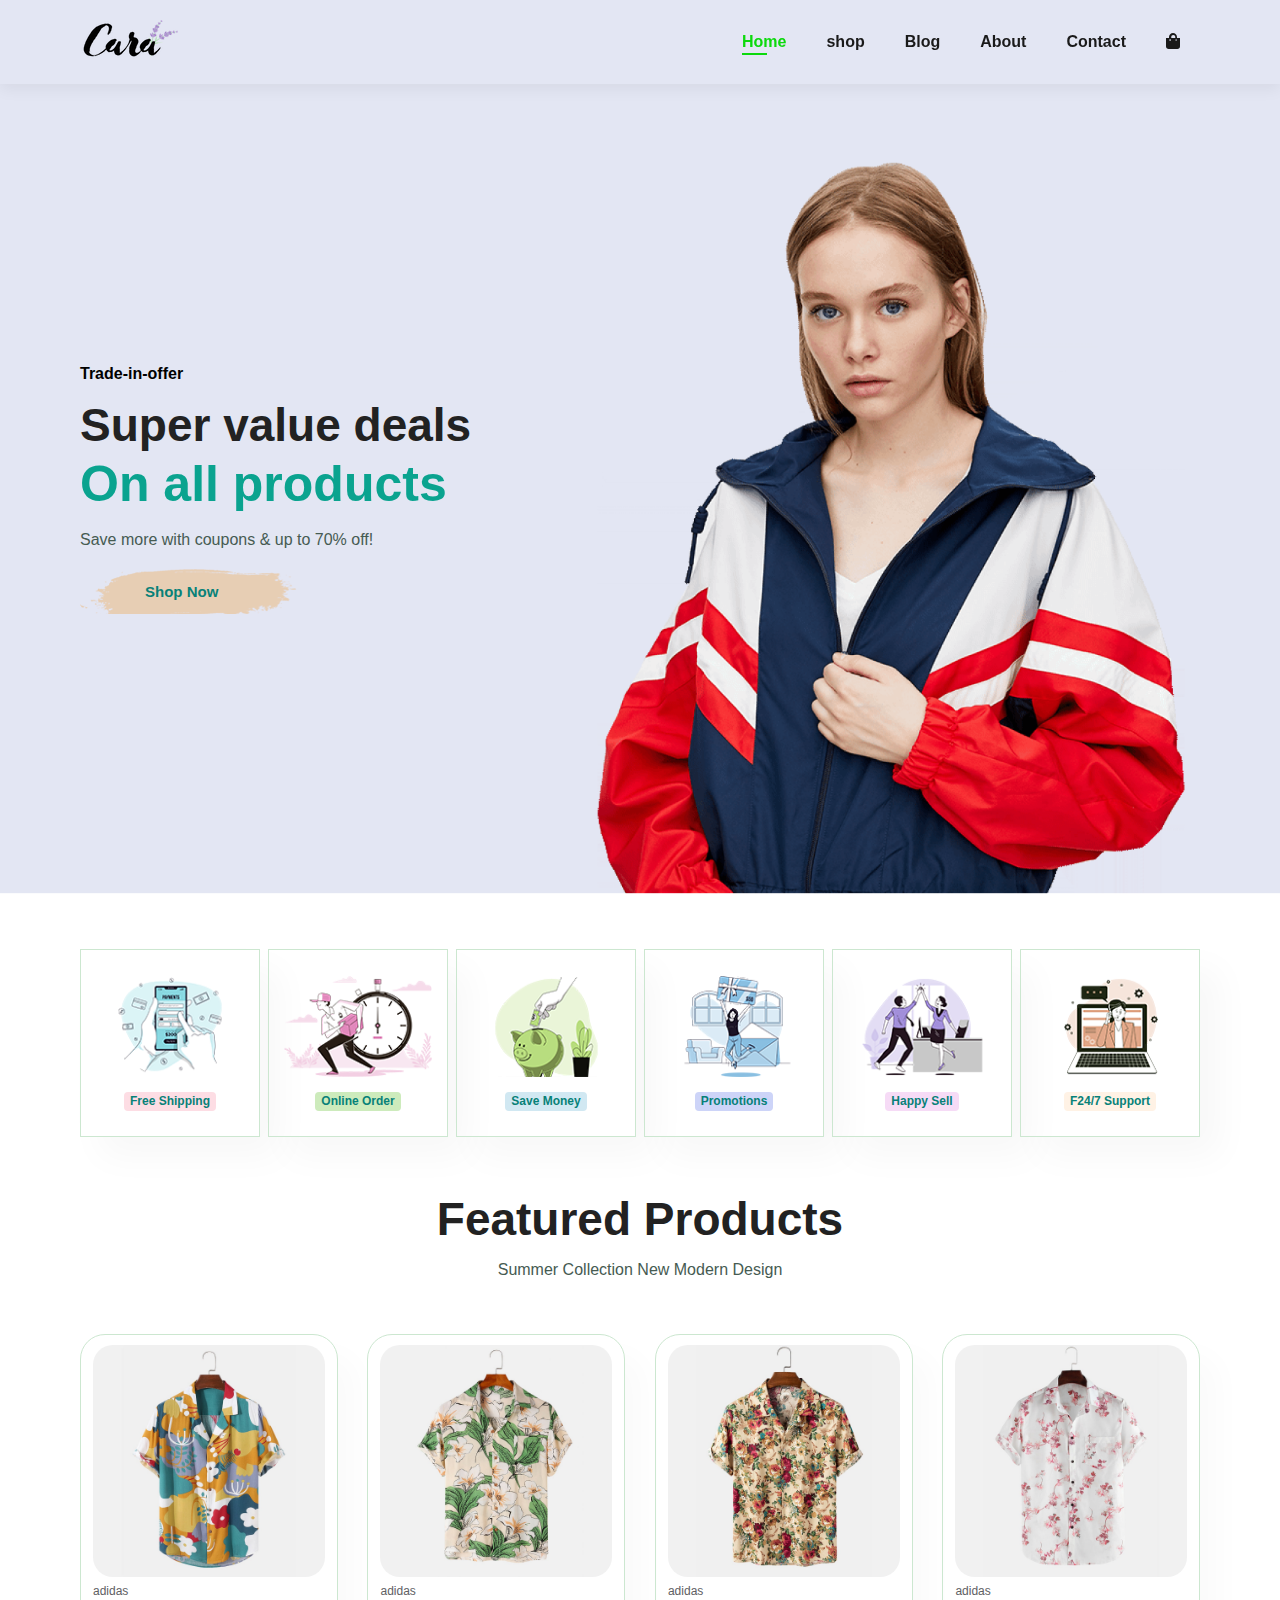
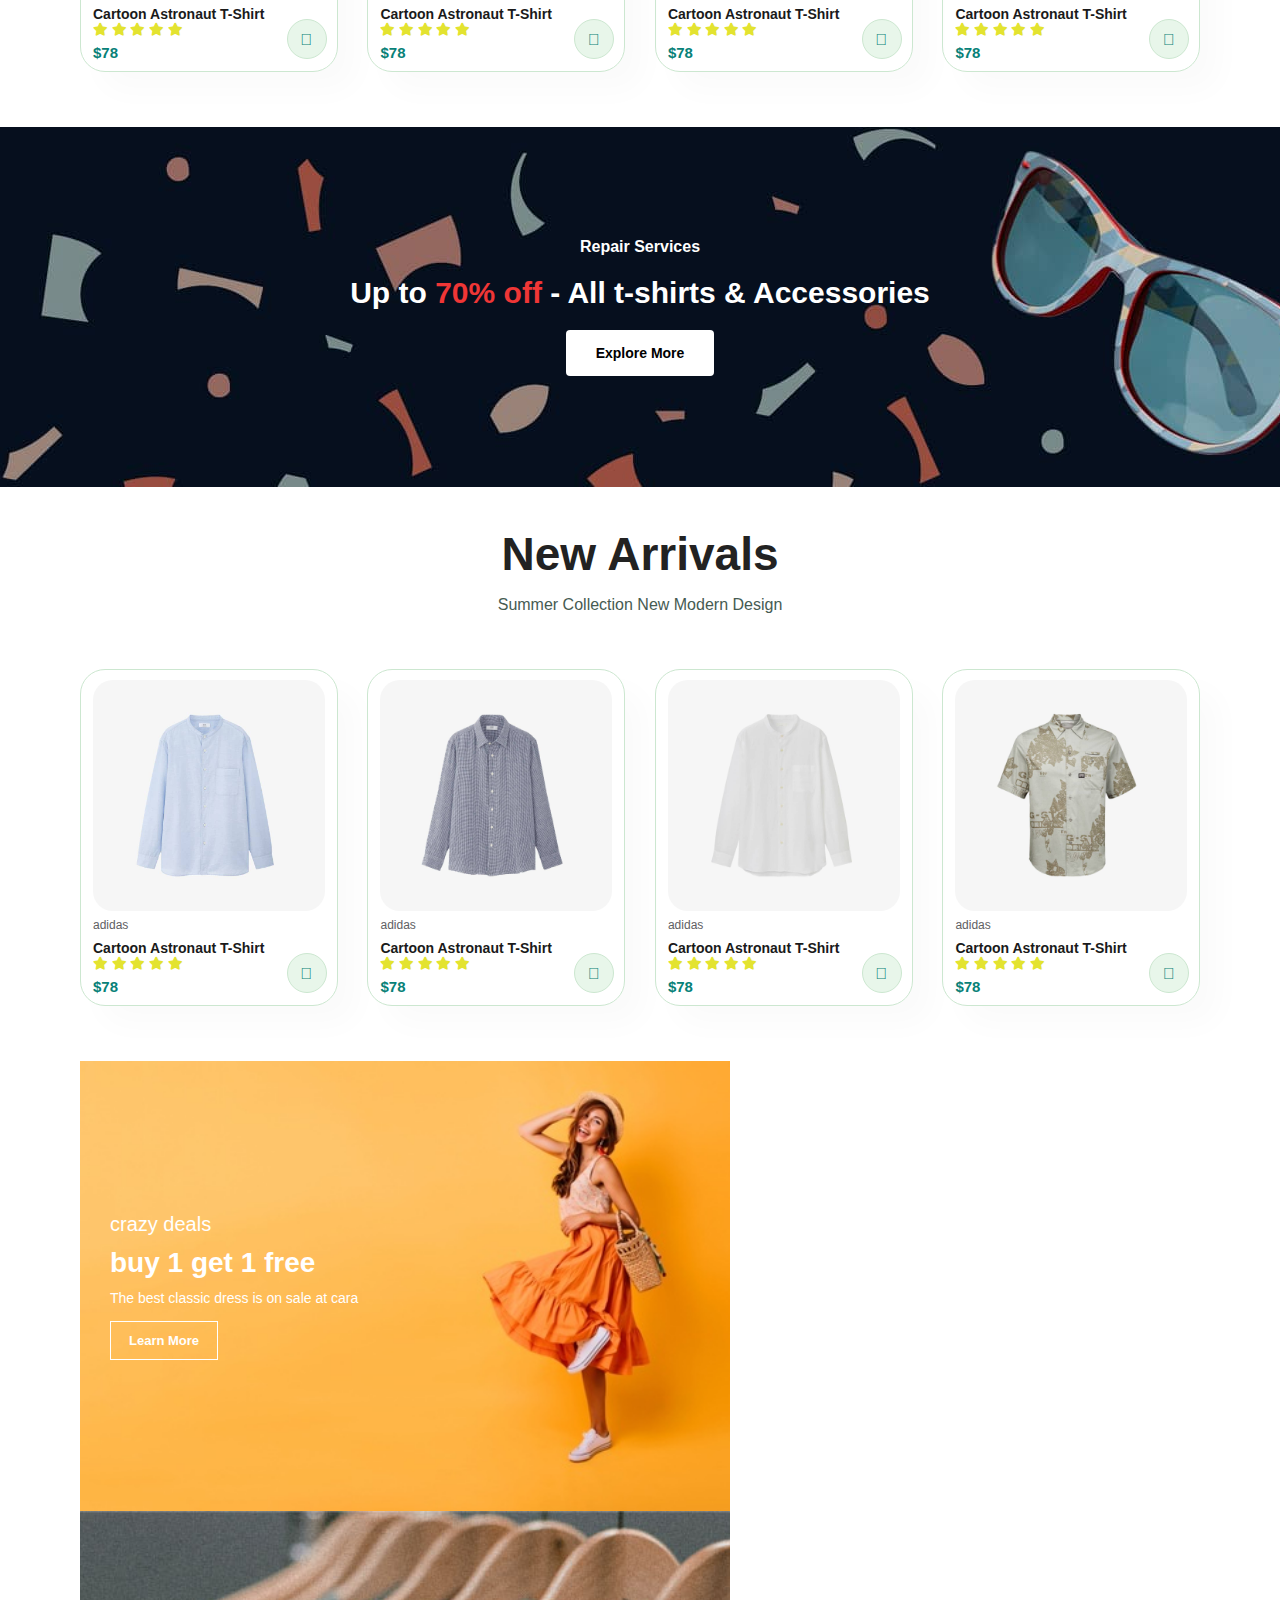
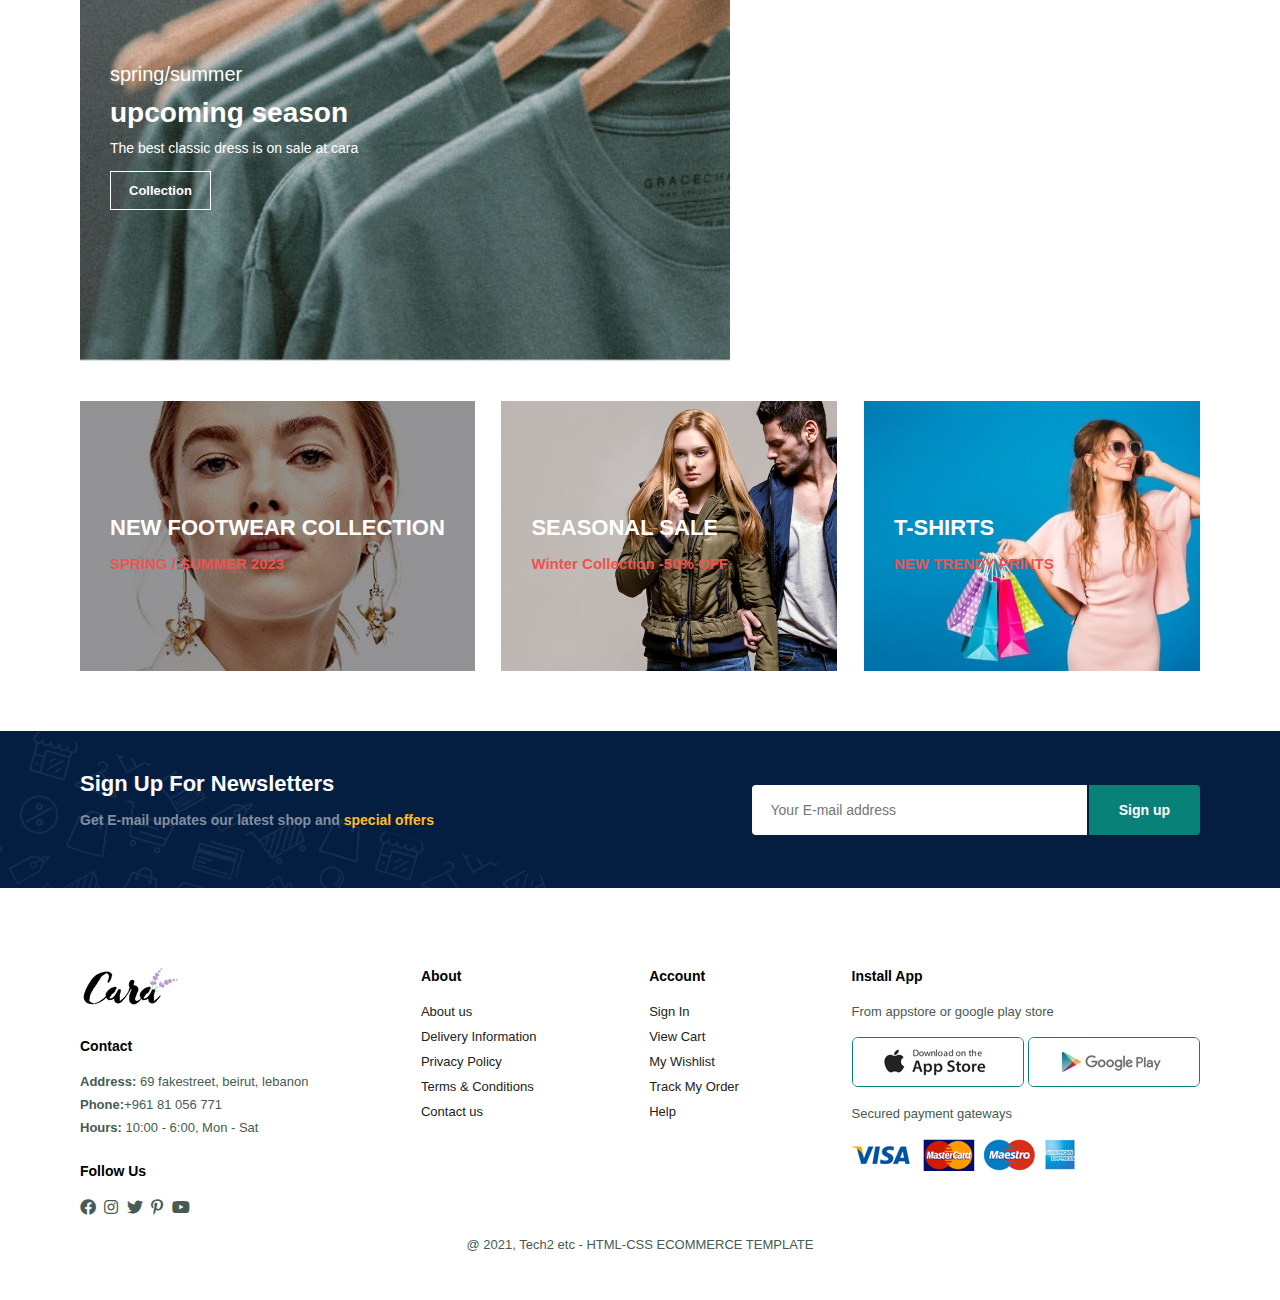
<file: index.html>
<!DOCTYPE html>
<html lang="en">
<head>
  <meta charset="UTF-8">
  <meta name="viewport" content="width=device-width, initial-scale=1.0">
  <title>Hamza's website</title>
  <link href="https://cdnjs.cloudflare.com/ajax/libs/font-awesome/5.13.0/css/all.min.css" rel="stylesheet"/>
  <link rel="stylesheet" href="style.css">

</head>
<body>

  <section id="header">
    <a href="#"><img src="img/logo.png" class="logo"></a>

    <div>
      <ul id="navbar">
        <li><a class="active" href="index.html">Home</a></li>
        <li><a href="shop.html">shop</a></li>
        <li><a href="blog.html">Blog</a></li>
        <li><a href="about.html">About</a></li>
        <li><a href="contact.html">Contact</a></li>
        <li id="lg-bag"><a href="cart.html"><i class="fas fa-shopping-bag"></i></a></li>
        <a href="#" id = "close"><i class="fas fa-times"></i></a>
      </ul>
    </div>
    <div id="mobile">
      <a href="cart.html"><i class="fas fa-shopping-bag"></i></a>
      <i id="bar" class="fas fa-outdent"></i>
    </div>
  </section>


<section id="hero">
  <h4>Trade-in-offer</h4>
  <h2>Super value deals</h2>
  <h1>On all products</h1>
  <p>Save more with coupons & up to 70% off!</p>
  <button>Shop Now</button>
</section>

<section id="feature" class="section-p1">
  <div class="fe-box">
    <img src="images/f1.png" alt="">
    <h6>Free Shipping</h6>
  </div>
  <div class="fe-box">
    <img src="images/f2.png" alt="">
    <h6>Online Order</h6>
  </div>
  <div class="fe-box">
    <img src="images/f3.png" alt="">
    <h6>Save Money</h6>
  </div>
  <div class="fe-box">
    <img src="images/f4.png" alt="">
    <h6>Promotions</h6>
  </div>
  <div class="fe-box">
    <img src="images/f5.png" alt="">
    <h6>Happy Sell</h6>
  </div>
  <div class="fe-box">
    <img src="images/f6.png" alt="">
    <h6>F24/7 Support</h6>
  </div>

</section>

<section id="product1">
  <h2>Featured Products</h2>
  <p>Summer Collection New Modern Design</p>
  <div class="pro-container">
    <div class="pro">
      <img src="images/f1.jpg" alt="">
      <div class="des">
        <span>adidas</span>
        <h5>Cartoon Astronaut T-Shirt</h5>
        <div class="star">
          <i class="fas fa-star"></i>
          <i class="fas fa-star"></i>
          <i class="fas fa-star"></i>
          <i class="fas fa-star"></i>
          <i class="fas fa-star"></i>
        </div>
        <h4>$78</h4>
      </div>
      <a href="#"><i class="fal fa-shopping-cart cart"></i></a>
    </div>
    <div class="pro">
      <img src="images/f2.jpg" alt="">
      <div class="des">
        <span>adidas</span>
        <h5>Cartoon Astronaut T-Shirt</h5>
        <div class="star">
          <i class="fas fa-star"></i>
          <i class="fas fa-star"></i>
          <i class="fas fa-star"></i>
          <i class="fas fa-star"></i>
          <i class="fas fa-star"></i>
        </div>
        <h4>$78</h4>
      </div>
      <a href="#"><i class="fal fa-shopping-cart cart"></i></a>
    </div>
    <div class="pro">
      <img src="images/f3.jpg" alt="">
      <div class="des">
        <span>adidas</span>
        <h5>Cartoon Astronaut T-Shirt</h5>
        <div class="star">
          <i class="fas fa-star"></i>
          <i class="fas fa-star"></i>
          <i class="fas fa-star"></i>
          <i class="fas fa-star"></i>
          <i class="fas fa-star"></i>
        </div>
        <h4>$78</h4>
      </div>
      <a href="#"><i class="fal fa-shopping-cart cart"></i></a>
    </div>
    <div class="pro">
      <img src="images/f4.jpg" alt="">
      <div class="des">
        <span>adidas</span>
        <h5>Cartoon Astronaut T-Shirt</h5>
        <div class="star">
          <i class="fas fa-star"></i>
          <i class="fas fa-star"></i>
          <i class="fas fa-star"></i>
          <i class="fas fa-star"></i>
          <i class="fas fa-star"></i>
        </div>
        <h4>$78</h4>
      </div>
      <a href="#"><i class="fal fa-shopping-cart cart"></i></a>
    </div>
  </div>
</section>

<section id="banner" class="section-m1">
  <h4>Repair Services</h4>
  <h2>Up to <span>70% off</span> - All t-shirts & Accessories</h2>
  <button class="normal">Explore More</button>
</section>

<section id="product1">
  <h2>New Arrivals</h2>
  <p>Summer Collection New Modern Design</p>
  <div class="pro-container">
    <div class="pro">
      <img src="img/products/n1.jpg"alt="">
      <div class="des">
        <span>adidas</span>
        <h5>Cartoon Astronaut T-Shirt</h5>
        <div class="star">
          <i class="fas fa-star"></i>
          <i class="fas fa-star"></i>
          <i class="fas fa-star"></i>
          <i class="fas fa-star"></i>
          <i class="fas fa-star"></i>
        </div>
        <h4>$78</h4>
      </div>
      <a href="#"><i class="fal fa-shopping-cart cart"></i></a>
    </div>
    <div class="pro">
      <img src="img/products/n2.jpg" alt="">
      <div class="des">
        <span>adidas</span>
        <h5>Cartoon Astronaut T-Shirt</h5>
        <div class="star">
          <i class="fas fa-star"></i>
          <i class="fas fa-star"></i>
          <i class="fas fa-star"></i>
          <i class="fas fa-star"></i>
          <i class="fas fa-star"></i>
        </div>
        <h4>$78</h4>
      </div>
      <a href="#"><i class="fal fa-shopping-cart cart"></i></a>
    </div>
    <div class="pro">
      <img src="img/products/n3.jpg" alt="">
      <div class="des">
        <span>adidas</span>
        <h5>Cartoon Astronaut T-Shirt</h5>
        <div class="star">
          <i class="fas fa-star"></i>
          <i class="fas fa-star"></i>
          <i class="fas fa-star"></i>
          <i class="fas fa-star"></i>
          <i class="fas fa-star"></i>
        </div>
        <h4>$78</h4>
      </div>
      <a href="#"><i class="fal fa-shopping-cart cart"></i></a>
    </div>
    <div class="pro">
      <img src="img/products/n4.jpg" alt="">
      <div class="des">
        <span>adidas</span>
        <h5>Cartoon Astronaut T-Shirt</h5>
        <div class="star">
          <i class="fas fa-star"></i>
          <i class="fas fa-star"></i>
          <i class="fas fa-star"></i>
          <i class="fas fa-star"></i>
          <i class="fas fa-star"></i>
        </div>
        <h4>$78</h4>
      </div>
      <a href="#"><i class="fal fa-shopping-cart cart"></i></a>
    </div>
  </div>
</section>

<section id="sm-banner" class="section-p1">
  <div class="banner-box">
    <h4>crazy deals</h4>
    <h2>buy 1 get 1 free</h2>
    <span>The best classic dress is on sale at cara</span>
    <button class="white">Learn More</button>
  </div>
  <div class="banner-box banner-box2">
    <h4>spring/summer</h4>
    <h2>upcoming season</h2>
    <span>The best classic dress is on sale at cara</span>
    <button class="white">Collection</button>
  </div>
</section>

<section id="banner3">
  <div class="banner-box ">
    <h2> NEW FOOTWEAR COLLECTION</h2>
    <h3>SPRING / SUMMER 2023</h3>
  </div>
  <div class="banner-box banner-box2">
    <h2>SEASONAL SALE</h2>
    <h3>Winter Collection -50% OFF</h3>
  </div>
  <div class="banner-box banner-box3">
    <h2>T-SHIRTS</h2>
    <h3>NEW TRENDY PRINTS</h3>
  </div>
</section>

<section id="newsletter" class="section-p1 section-m1">
  <div class="newstext">
    <h4>Sign Up For Newsletters</h4>
    <p>Get E-mail updates our latest shop and <span>special offers</span></p> 
  </div>
  <div class="form">
    <input type="text" placeholder="Your E-mail address">
    <button class="normal">Sign up</button>
  </div>
</section>

<footer class="section-p1">
  <div class="col">
    <img class="logo" src="img/logo.png" alt="#">
    <h4>Contact</h4>
    <p><strong>Address: </strong>69 fakestreet, beirut, lebanon</p>
    <p><strong>Phone:</strong>+961 81 056 771</p>
    <p><strong>Hours: </strong>10:00 - 6:00, Mon - Sat</p>
    <div class="follow">
      <h4>Follow Us</h4>
      <div class="icon">
        <i class="fab fa-facebook"></i>
        <i class="fab fa-instagram"></i>
        <i class="fab fa-twitter"></i>
        <i class="fab fa-pinterest-p"></i>
        <i class="fab fa-youtube"></i>
      </div>
    </div>
  </div>

  <div class="col">
    <h4>About</h4>
    <a href="#">About us</a>
    <a href="#">Delivery Information</a>
    <a href="#">Privacy Policy</a>
    <a href="#">Terms & Conditions</a>
    <a href="#">Contact us</a>
  </div>

  <div class="col">
    <h4>Account</h4>
    <a href="#">Sign In</a>
    <a href="#">View Cart</a>
    <a href="#">My Wishlist</a>
    <a href="#">Track My Order</a>
    <a href="#">Help</a>
  </div>

  <div class="col install">
    <h4>Install App</h4>
    <p>From appstore or google play store</p>
    <div class="row">
      <img src="img/pay/app.jpg" alt="">
      <img src="img/pay/play.jpg" alt="">
    </div>
    <p>Secured payment gateways</p>
    <img src="img/pay/pay.png" alt="">
  </div>

  <div class="copyright">
    <p>@ 2021, Tech2 etc - HTML-CSS ECOMMERCE TEMPLATE</p>
  </div>

</footer>

  <script src="script.js" class="section-p1"></script>
</body>

</html>
</file>
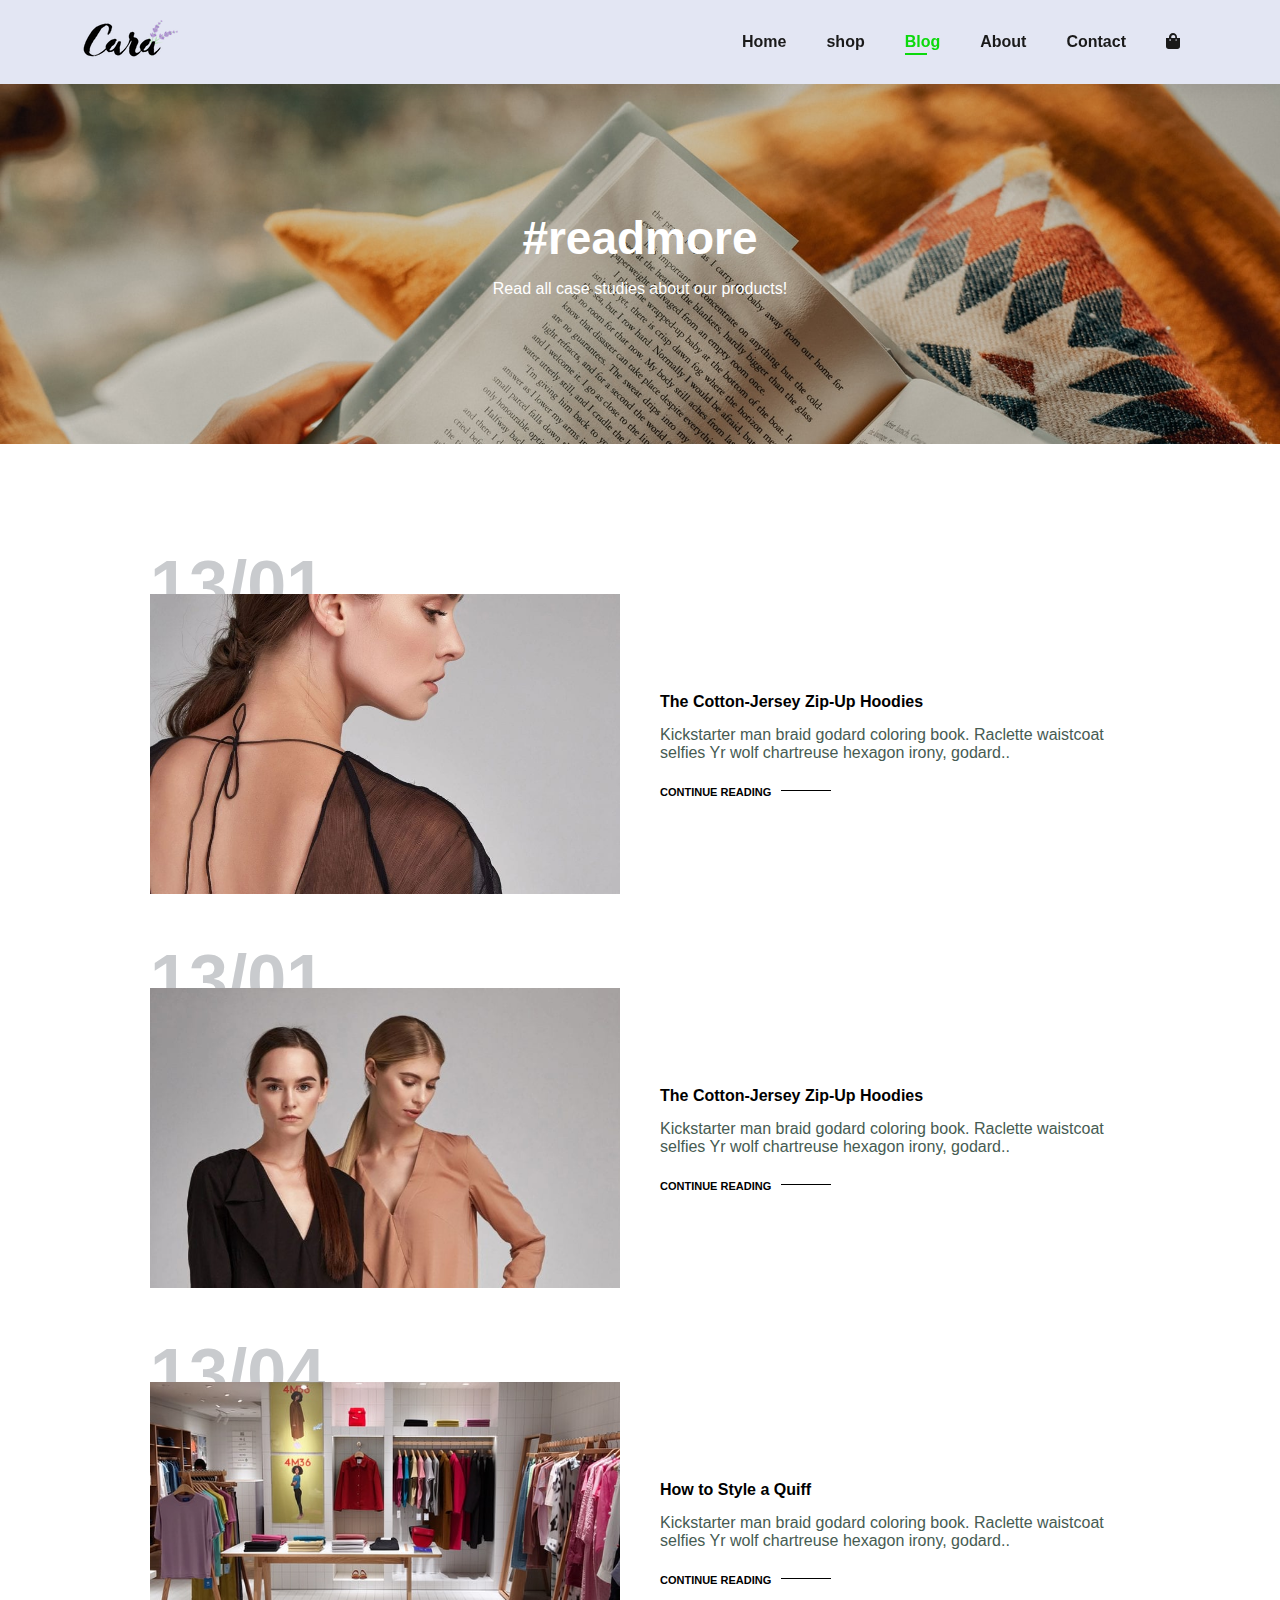
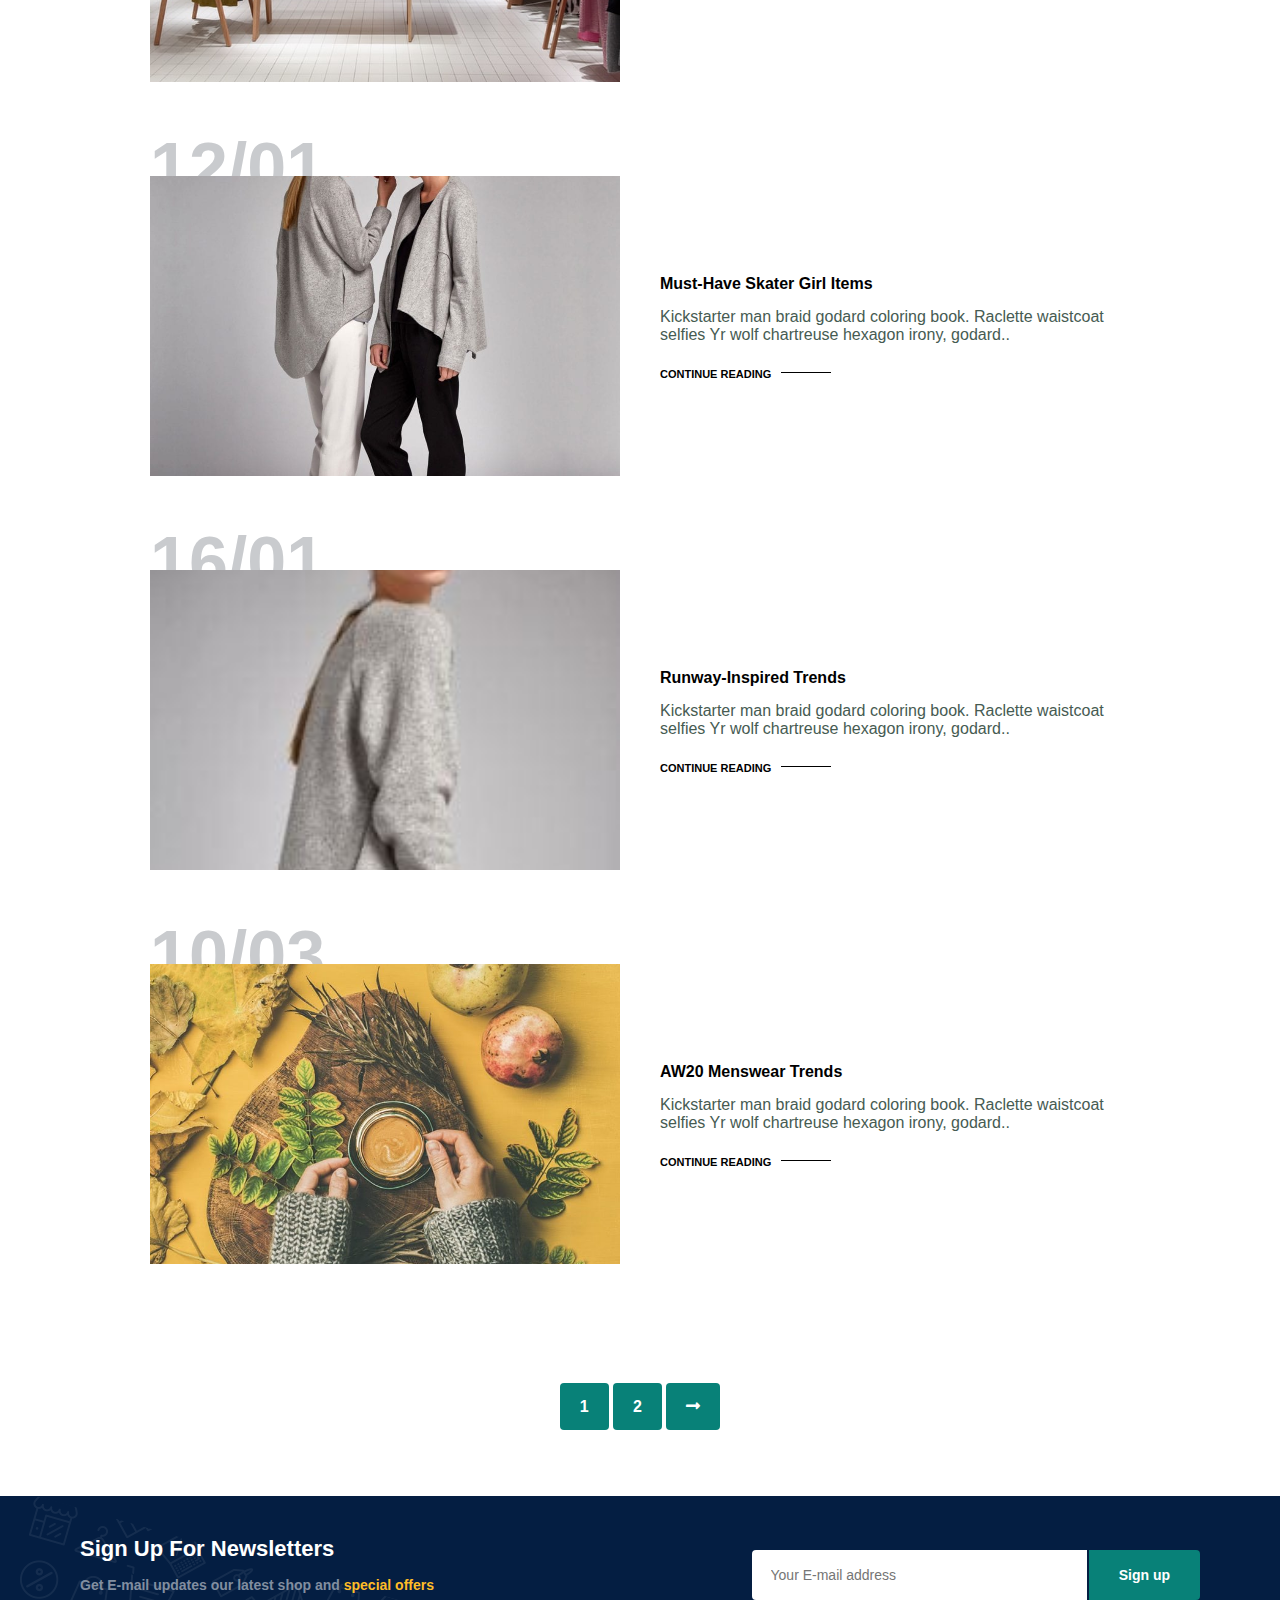
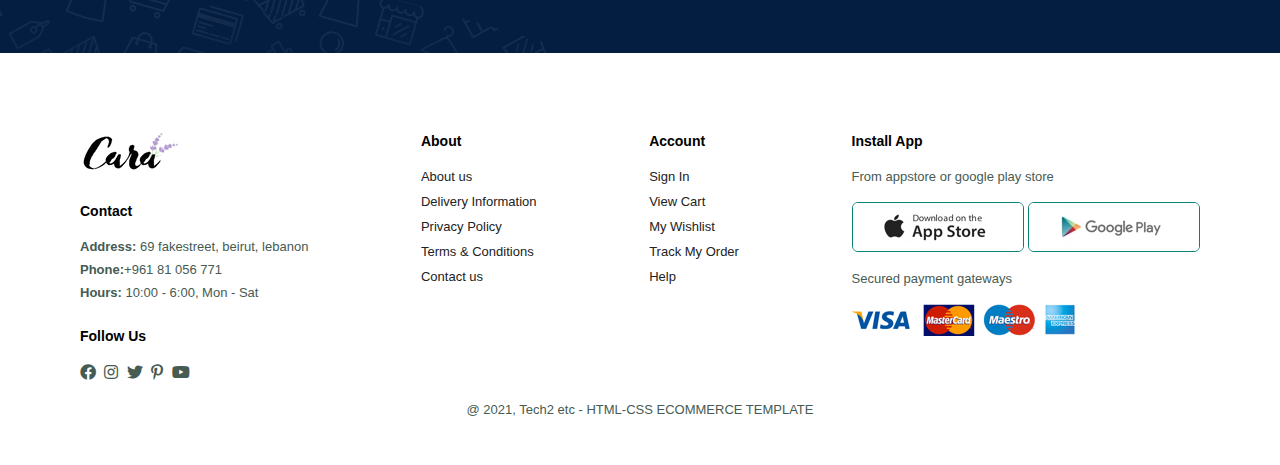
<file: blog.html>
<!DOCTYPE html>
<html lang="en">
<head>
  <meta charset="UTF-8">
  <meta name="viewport" content="width=device-width, initial-scale=1.0">
  <title>Hamza's website</title>
  <link href="https://cdnjs.cloudflare.com/ajax/libs/font-awesome/5.13.0/css/all.min.css" rel="stylesheet"/>
  <link rel="stylesheet" href="style.css">

</head>
<body>

  <section id="header">
    <a href="#"><img src="img/logo.png" class="logo"></a>

    <div>
      <ul id="navbar">
        <li><a href="index.html">Home</a></li>
        <li><a href="shop.html">shop</a></li>
        <li><a class="active" href="blog.html">Blog</a></li>
        <li><a href="about.html">About</a></li>
        <li><a href="contact.html">Contact</a></li>
        <li id="lg-bag"><a href="cart.html"><i class="fas fa-shopping-bag"></i></a></li>
        <a href="#" id = "close"><i class="fas fa-times"></i></a>
      </ul>
    </div>
    <div id="mobile">
      <a href="cart.html"><i class="fas fa-shopping-bag"></i></a>
      <i id="bar" class="fas fa-outdent"></i>
    </div>
  </section>


<section id="page-header" class="blog-header">
  <h2>#readmore</h2>
  <p>Read all case studies about our products! </p>
</section>

<section id="blog">
  <div class="blog-box">
    <div class="blog-img">
      <img src="img/blog/b1.jpg" alt="">
    </div>
    <div class="blog-details">
      <h4>The Cotton-Jersey Zip-Up Hoodies</h4>
      <p>Kickstarter man braid godard coloring book. Raclette waistcoat selfies Yr
        wolf chartreuse hexagon irony, godard..</p>
        <a href="#">CONTINUE READING</a>
    </div>
    <h1>13/01</h1>
  </div>
  <div class="blog-box">
    <div class="blog-img">
      <img src="img/blog/b2.jpg" alt="">
    </div>
    <div class="blog-details">
      <h4>The Cotton-Jersey Zip-Up Hoodies</h4>
      <p>Kickstarter man braid godard coloring book. Raclette waistcoat selfies Yr
        wolf chartreuse hexagon irony, godard..</p>
        <a href="#">CONTINUE READING</a>
    </div>
    <h1>13/01</h1>
  </div>
  <div class="blog-box">
    <div class="blog-img">
      <img src="img/blog/b3.jpg" alt="">
    </div>
    <div class="blog-details">
      <h4>How to Style a Quiff</h4>
      <p>Kickstarter man braid godard coloring book. Raclette waistcoat selfies Yr
        wolf chartreuse hexagon irony, godard..</p>
        <a href="#">CONTINUE READING</a>
    </div>
    <h1>13/04</h1>
  </div>
  <div class="blog-box">
    <div class="blog-img">
      <img src="img/blog/b4.jpg" alt="">
    </div>
    <div class="blog-details">
      <h4>Must-Have Skater Girl Items</h4>
      <p>Kickstarter man braid godard coloring book. Raclette waistcoat selfies Yr
        wolf chartreuse hexagon irony, godard..</p>
        <a href="#">CONTINUE READING</a>
    </div>
    <h1>12/01</h1>
  </div>
  <div class="blog-box">
    <div class="blog-img">
      <img src="img/blog/b5.jpg" alt="">
    </div>
    <div class="blog-details">
      <h4>Runway-Inspired Trends </h4>
      <p>Kickstarter man braid godard coloring book. Raclette waistcoat selfies Yr
        wolf chartreuse hexagon irony, godard..</p>
        <a href="#">CONTINUE READING</a>
    </div>
    <h1>16/01</h1>
  </div>
  <div class="blog-box">
    <div class="blog-img">
      <img src="img/blog/b6.jpg" alt="">
    </div>
    <div class="blog-details">
      <h4>AW20 Menswear Trends</h4>
      <p>Kickstarter man braid godard coloring book. Raclette waistcoat selfies Yr
        wolf chartreuse hexagon irony, godard..</p>
        <a href="#">CONTINUE READING</a>
    </div>
    <h1>10/03</h1>
  </div>
</section>

<section id="pagination" class="section-p1">
  <a href="#">1</a>
  <a href="#">2</a>
  <a href="#"><i class="fas fa-long-arrow-alt-right"></i></a>
</section>

<section id="newsletter" class="section-p1 section-m1">
  <div class="newstext">
    <h4>Sign Up For Newsletters</h4>
    <p>Get E-mail updates our latest shop and <span>special offers</span></p> 
  </div>
  <div class="form">
    <input type="text" placeholder="Your E-mail address">
    <button class="normal">Sign up</button>
  </div>
</section>

<footer class="section-p1">
  <div class="col">
    <img class="logo" src="img/logo.png" alt="#">
    <h4>Contact</h4>
    <p><strong>Address: </strong>69 fakestreet, beirut, lebanon</p>
    <p><strong>Phone:</strong>+961 81 056 771</p>
    <p><strong>Hours: </strong>10:00 - 6:00, Mon - Sat</p>
    <div class="follow">
      <h4>Follow Us</h4>
      <div class="icon">
        <i class="fab fa-facebook"></i>
        <i class="fab fa-instagram"></i>
        <i class="fab fa-twitter"></i>
        <i class="fab fa-pinterest-p"></i>
        <i class="fab fa-youtube"></i>
      </div>
    </div>
  </div>

  <div class="col">
    <h4>About</h4>
    <a href="#">About us</a>
    <a href="#">Delivery Information</a>
    <a href="#">Privacy Policy</a>
    <a href="#">Terms & Conditions</a>
    <a href="#">Contact us</a>
  </div>

  <div class="col">
    <h4>Account</h4>
    <a href="#">Sign In</a>
    <a href="#">View Cart</a>
    <a href="#">My Wishlist</a>
    <a href="#">Track My Order</a>
    <a href="#">Help</a>
  </div>

  <div class="col install">
    <h4>Install App</h4>
    <p>From appstore or google play store</p>
    <div class="row">
      <img src="img/pay/app.jpg" alt="">
      <img src="img/pay/play.jpg" alt="">
    </div>
    <p>Secured payment gateways</p>
    <img src="img/pay/pay.png" alt="">
  </div>

  <div class="copyright">
    <p>@ 2021, Tech2 etc - HTML-CSS ECOMMERCE TEMPLATE</p>
  </div>

</footer>

  <script src="script.js" class="section-p1"></script>
</body>

</html>
</file>
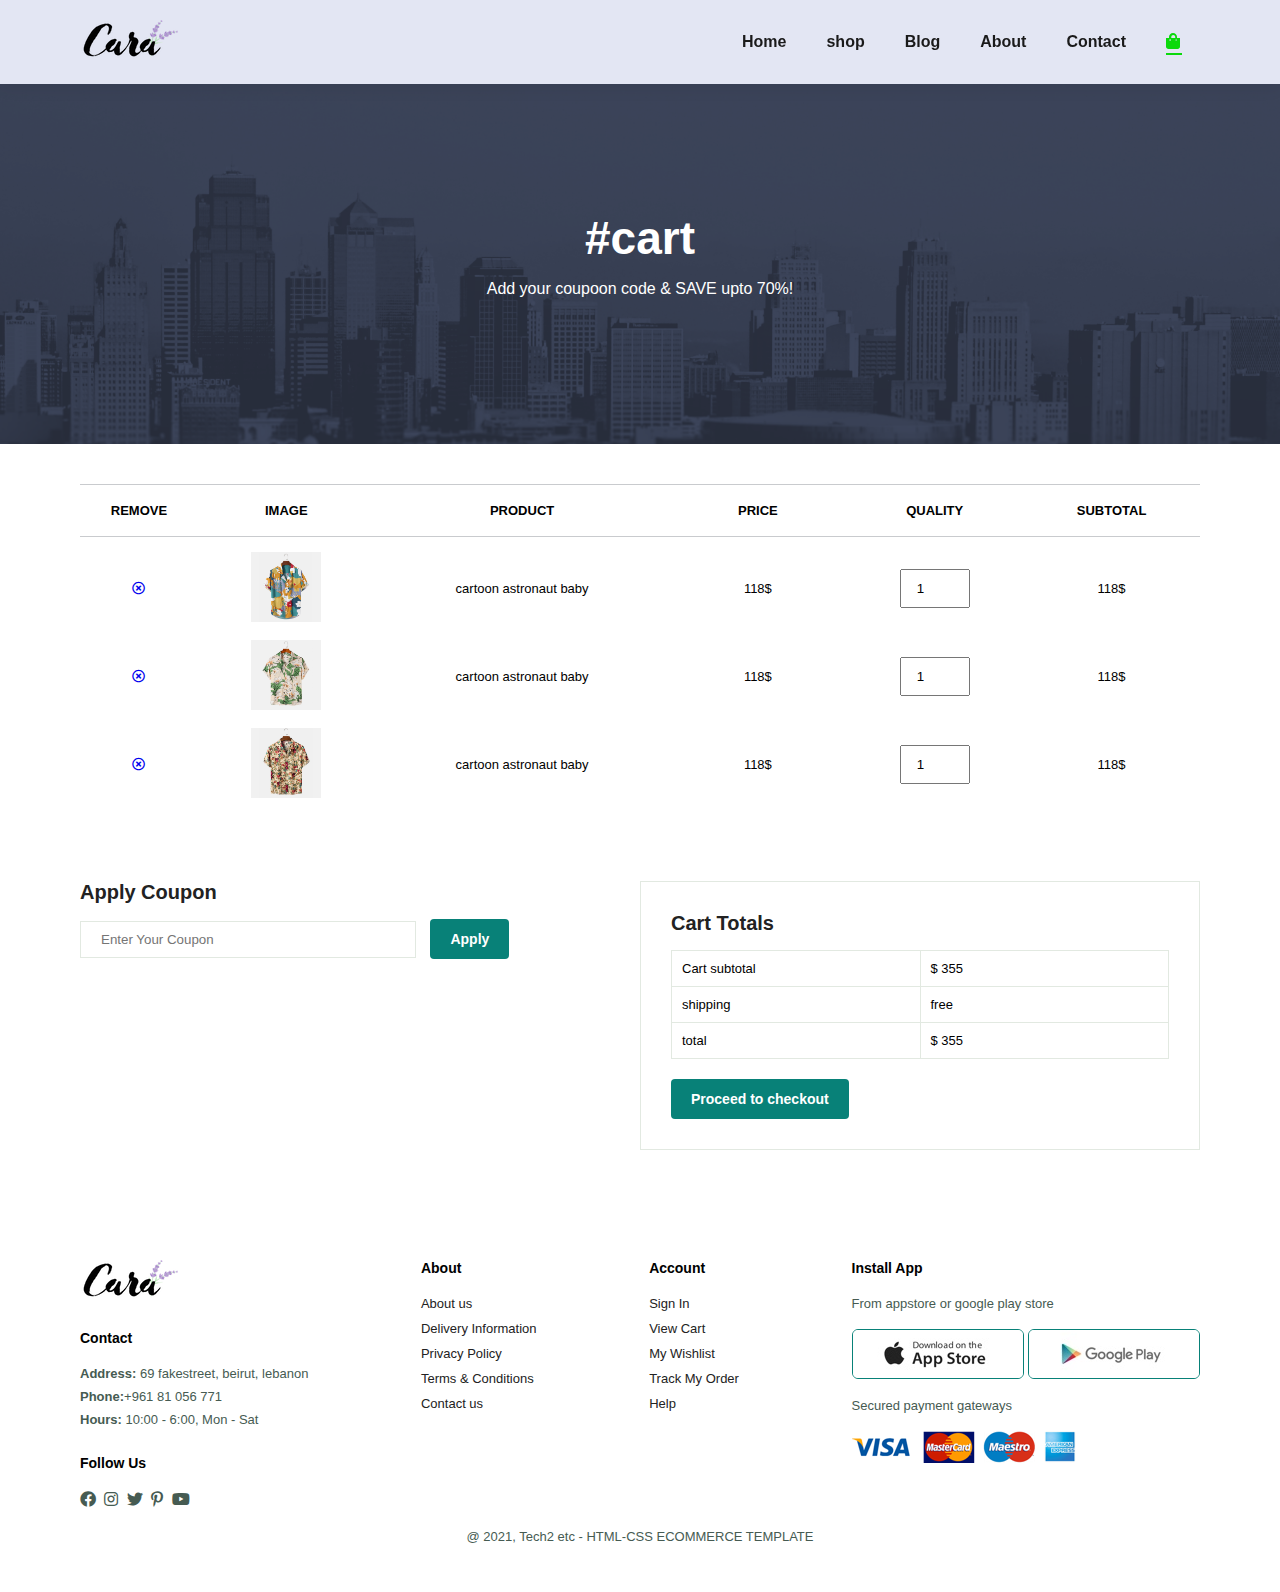
<file: cart.html>
<!DOCTYPE html>
<html lang="en">
<head>
  <meta charset="UTF-8">
  <meta name="viewport" content="width=device-width, initial-scale=1.0">
  <title>Hamza's website</title>
  <link href="https://cdnjs.cloudflare.com/ajax/libs/font-awesome/5.13.0/css/all.min.css" rel="stylesheet"/>
  <link rel="stylesheet" href="style.css">

</head>
<body>

<section id="header">
    <a href="#"><img src="img/logo.png" class="logo"></a>

    <div>
      <ul id="navbar">
        <li><a href="index.html">Home</a></li>
        <li><a href="shop.html">shop</a></li>
        <li><a href="blog.html">Blog</a></li>
        <li><a href="about.html">About</a></li>
        <li><a href="contact.html">Contact</a></li>
        <li id="lg-bag"><a href="cart.html"  class="active"><i class="fas fa-shopping-bag"></i></a></li>
        <a href="#" id = "close"><i class="fas fa-times"></i></a>
      </ul>
    </div>
    <div id="mobile">
      <a href="cart.html"><i class="fas fa-shopping-bag"></i></a>
      <i id="bar" class="fas fa-outdent"></i>
    </div>
</section>

<section id="page-header" class="about-header">
  <h2>#cart</h2>
  <p>Add your coupoon code & SAVE upto 70%! </p>
</section>

<section id="cart" class="section-p1">
    <table width="100%">
        <thead>
            <tr>
                <td>Remove</td>
                <td>Image</td>
                <td>Product</td>
                <td>Price</td>
                <td>Quality</td>
                <td>Subtotal</td>
            </tr>
        </thead>
        <tbody>
          <tr>
            <td> <a href="#"><i class="far fa-times-circle"> </i> </a> </td>
            <td> <img src="img/products/f1.jpg" alt=""></td>
            <td>cartoon astronaut baby</td>
            <td>118$</td>
            <td><input type="number" value="1"></td>
            <td>118$</td>
          </tr>
          <tr>
            <td> <a href="#"><i class="far fa-times-circle"> </i> </a> </td>
            <td> <img src="img/products/f2.jpg" alt=""></td>
            <td>cartoon astronaut baby</td>
            <td>118$</td>
            <td><input type="number" value="1"></td>
            <td>118$</td>
          </tr>
          <tr>
            <td> <a href="#"><i class="far fa-times-circle"> </i> </a> </td>
            <td> <img src="img/products/f3.jpg" alt=""></td>
            <td>cartoon astronaut baby</td>
            <td>118$</td>
            <td><input type="number" value="1"></td>
            <td>118$</td>
          </tr>
        </tbody>
    </table>
</section>

<section id="cart-add" class="section-p1">
  <div id="coupon">
    <h3>Apply Coupon</h3>
    <div>
      <input type="text" placeholder="Enter Your Coupon">
      <button class="normal">Apply</button>
    </div>
  </div>

  <div id="subtotal">
    <h3>Cart Totals</h3>
    <table>
      <tr>
        <td>Cart subtotal</td>
        <td>$ 355</td>
      </tr>
      <tr>
        <td>shipping</td>
        <td>free</td>
      </tr>
      <tr>
        <td>total</td>
        <td>$ 355</td>
      </tr>
    </table>
    <button class="normal">Proceed to checkout</button>
  </div>
  
</section>

<footer class="section-p1">
  <div class="col">
    <img class="logo" src="img/logo.png" alt="#">
    <h4>Contact</h4>
    <p><strong>Address: </strong>69 fakestreet, beirut, lebanon</p>
    <p><strong>Phone:</strong>+961 81 056 771</p>
    <p><strong>Hours: </strong>10:00 - 6:00, Mon - Sat</p>
    <div class="follow">
      <h4>Follow Us</h4>
      <div class="icon">
        <i class="fab fa-facebook"></i>
        <i class="fab fa-instagram"></i>
        <i class="fab fa-twitter"></i>
        <i class="fab fa-pinterest-p"></i>
        <i class="fab fa-youtube"></i>
      </div>
    </div>
  </div>

  <div class="col">
    <h4>About</h4>
    <a href="#">About us</a>
    <a href="#">Delivery Information</a>
    <a href="#">Privacy Policy</a>
    <a href="#">Terms & Conditions</a>
    <a href="#">Contact us</a>
  </div>

  <div class="col">
    <h4>Account</h4>
    <a href="#">Sign In</a>
    <a href="#">View Cart</a>
    <a href="#">My Wishlist</a>
    <a href="#">Track My Order</a>
    <a href="#">Help</a>
  </div>

  <div class="col install">
    <h4>Install App</h4>
    <p>From appstore or google play store</p>
    <div class="row">
      <img src="img/pay/app.jpg" alt="">
      <img src="img/pay/play.jpg" alt="">
    </div>
    <p>Secured payment gateways</p>
    <img src="img/pay/pay.png" alt="">
  </div>

  <div class="copyright">
    <p>@ 2021, Tech2 etc - HTML-CSS ECOMMERCE TEMPLATE</p>
  </div>

</footer>

  <script src="script.js" class="section-p1"></script>
</body>

</html>
</file>
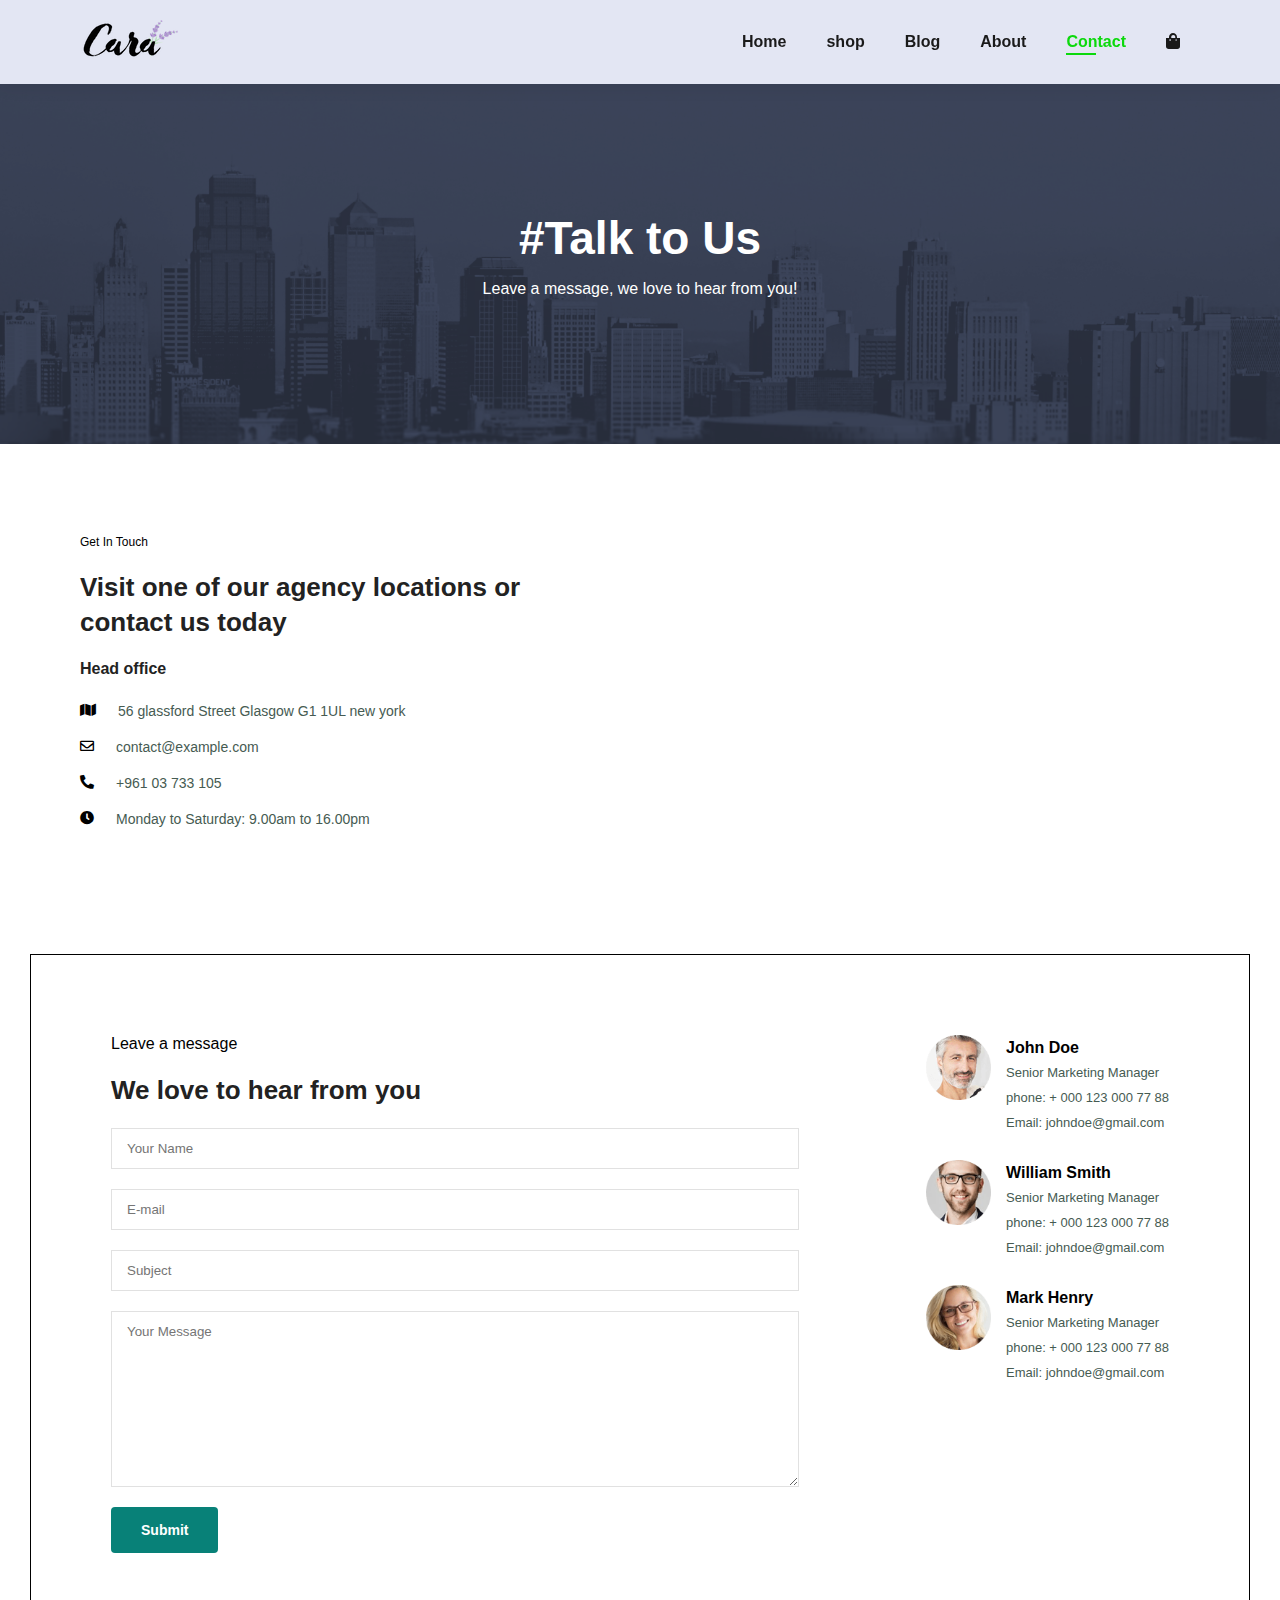
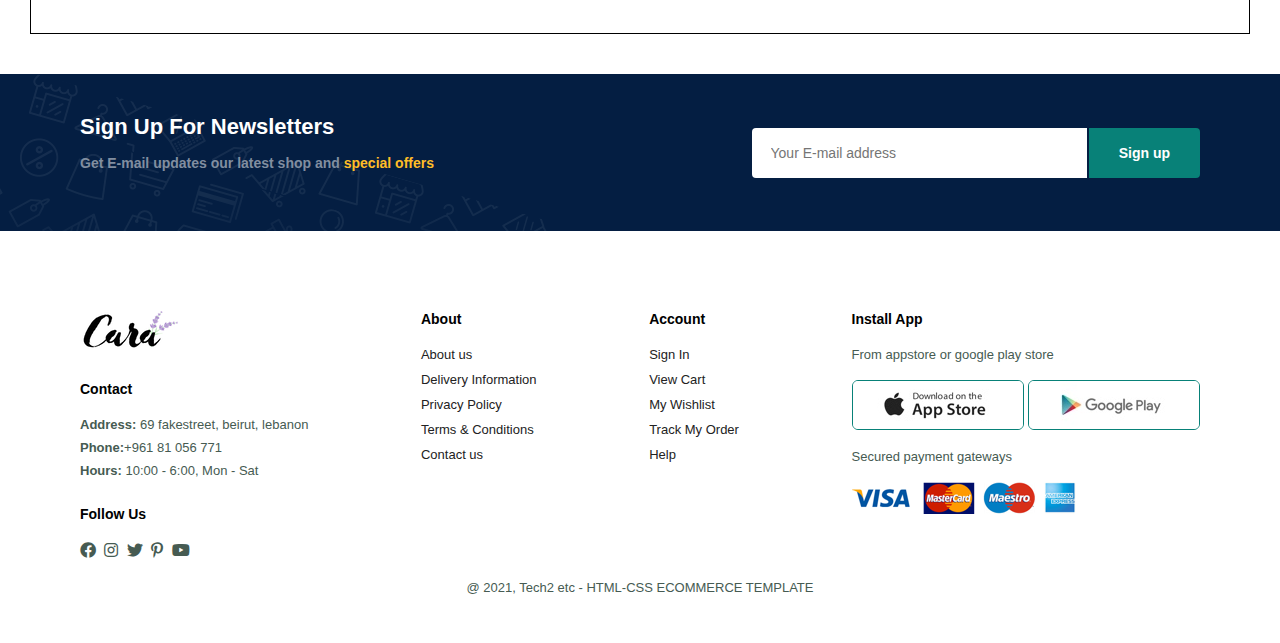
<file: contact.html>
<!DOCTYPE html>
<html lang="en">
<head>
  <meta charset="UTF-8">
  <meta name="viewport" content="width=device-width, initial-scale=1.0">
  <title>Hamza's website</title>
  <link href="https://cdnjs.cloudflare.com/ajax/libs/font-awesome/5.13.0/css/all.min.css" rel="stylesheet"/>
  <link rel="stylesheet" href="style.css">

</head>
<body>

<section id="header">
    <a href="#"><img src="img/logo.png" class="logo"></a>

    <div>
      <ul id="navbar">
        <li><a href="index.html">Home</a></li>
        <li><a href="shop.html">shop</a></li>
        <li><a href="blog.html">Blog</a></li>
        <li><a href="about.html">About</a></li>
        <li><a  class="active" href="contact.html">Contact</a></li>
        <li id="lg-bag"><a href="cart.html"><i class="fas fa-shopping-bag"></i></a></li>
        <a href="#" id = "close"><i class="fas fa-times"></i></a>
      </ul>
    </div>
    <div id="mobile">
      <a href="cart.html"><i class="fas fa-shopping-bag"></i></a>
      <i id="bar" class="fas fa-outdent"></i>
    </div>
</section>

<section id="page-header" class="about-header">
  <h2>#Talk to Us</h2>
  <p>Leave a message, we love to hear from you! </p>
</section>

<section id="contact-details" class="section-p1">
    <div class="details">
        <span>Get In Touch</span>
        <h2>Visit one of our agency locations or contact us today</h2>
        <h3>Head office</h3>
        <div>
            <li>
                <i class="fas fa-map"></i>
                <p>56 glassford Street Glasgow G1 1UL new york</p>
            </li>
            <li>
                <i class="far fa-envelope"></i>
                <p>contact@example.com</p>
            </li>
            <li>
                <i class="fas fa-phone-alt"></i>
                <p>+961 03 733 105</p>
            </li>
            <li>
                <i class="fas fa-clock"></i>
                <p>Monday to Saturday: 9.00am to 16.00pm</p>
            </li>
        </div>
    </div>
    <div class="map">
        <iframe src="https://www.google.com/maps/embed?pb=!1m18!1m12!1m3!1d1582.456415360856!2d35.50253886189811!3d33.7879914329239!2m3!1f0!2f0!3f0!3m2!1i1024!2i768!4f13.1!3m3!1m2!1s0x151f193f328ab947%3A0x5c6086746a1d54ca!2sVolumize%20Fitness%20Club!5e0!3m2!1sen!2slb!4v1688216642898!5m2!1sen!2slb" width="600" height="450" style="border:0;" allowfullscreen="" loading="lazy" referrerpolicy="no-referrer-when-downgrade"></iframe>
    </div>
</section>

<section id="form-details">
    <form action="">
        <span>Leave a message</span>
        <h2>We love to hear from you</h2>
        <input type="text" placeholder="Your Name">
        <input type="text" placeholder="E-mail">
        <input type="text" placeholder="Subject">
        <textarea name="" id="" cols="30" rows="10" placeholder="Your Message"></textarea>
        <button class="normal">Submit</button>
    </form>
    <div class="people">
        <div>
            <img src="img/people/1.png" alt="">
            <p><span>John Doe</span> Senior Marketing Manager 
            <br> phone: + 000 123 000 77 88 
            <br> Email: johndoe@gmail.com</p>
        </div>
        <div>
            <img src="img/people/2.png" alt="">
            <p><span>William Smith</span> Senior Marketing Manager 
            <br> phone: + 000 123 000 77 88 
            <br> Email: johndoe@gmail.com</p>
        </div>
        <div>
            <img src="img/people/3.png" alt="">
            <p><span>Mark Henry</span> Senior Marketing Manager 
            <br> phone: + 000 123 000 77 88 
            <br> Email: johndoe@gmail.com</p>
        </div>
    </div>
</section>

<section id="newsletter" class="section-p1 section-m1">
    <div class="newstext">
      <h4>Sign Up For Newsletters</h4>
      <p>Get E-mail updates our latest shop and <span>special offers</span></p> 
    </div>
    <div class="form">
      <input type="text" placeholder="Your E-mail address">
      <button class="normal">Sign up</button>
    </div>
  </section>

<footer class="section-p1">
  <div class="col">
    <img class="logo" src="img/logo.png" alt="#">
    <h4>Contact</h4>
    <p><strong>Address: </strong>69 fakestreet, beirut, lebanon</p>
    <p><strong>Phone:</strong>+961 81 056 771</p>
    <p><strong>Hours: </strong>10:00 - 6:00, Mon - Sat</p>
    <div class="follow">
      <h4>Follow Us</h4>
      <div class="icon">
        <i class="fab fa-facebook"></i>
        <i class="fab fa-instagram"></i>
        <i class="fab fa-twitter"></i>
        <i class="fab fa-pinterest-p"></i>
        <i class="fab fa-youtube"></i>
      </div>
    </div>
  </div>

  <div class="col">
    <h4>About</h4>
    <a href="#">About us</a>
    <a href="#">Delivery Information</a>
    <a href="#">Privacy Policy</a>
    <a href="#">Terms & Conditions</a>
    <a href="#">Contact us</a>
  </div>

  <div class="col">
    <h4>Account</h4>
    <a href="#">Sign In</a>
    <a href="#">View Cart</a>
    <a href="#">My Wishlist</a>
    <a href="#">Track My Order</a>
    <a href="#">Help</a>
  </div>

  <div class="col install">
    <h4>Install App</h4>
    <p>From appstore or google play store</p>
    <div class="row">
      <img src="img/pay/app.jpg" alt="">
      <img src="img/pay/play.jpg" alt="">
    </div>
    <p>Secured payment gateways</p>
    <img src="img/pay/pay.png" alt="">
  </div>

  <div class="copyright">
    <p>@ 2021, Tech2 etc - HTML-CSS ECOMMERCE TEMPLATE</p>
  </div>

</footer>

  <script src="script.js" class="section-p1"></script>
</body>

</html>
</file>
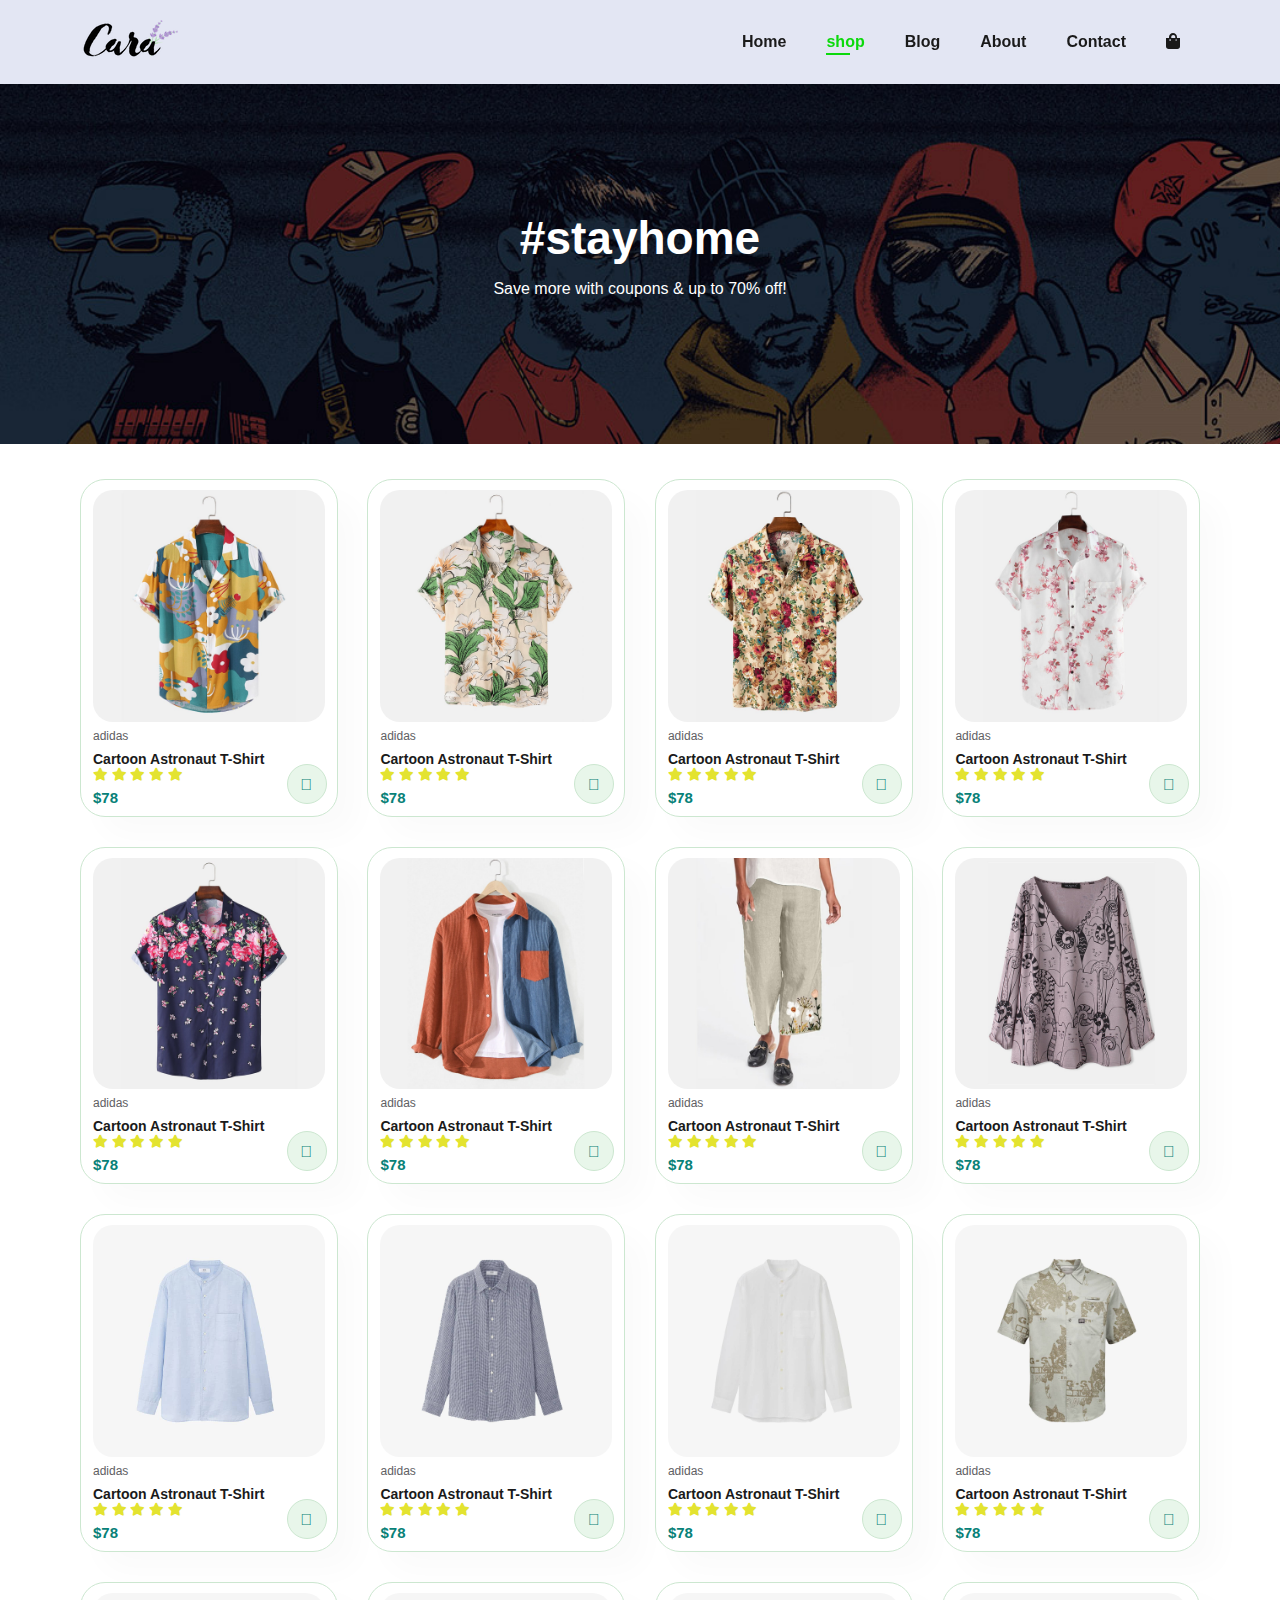
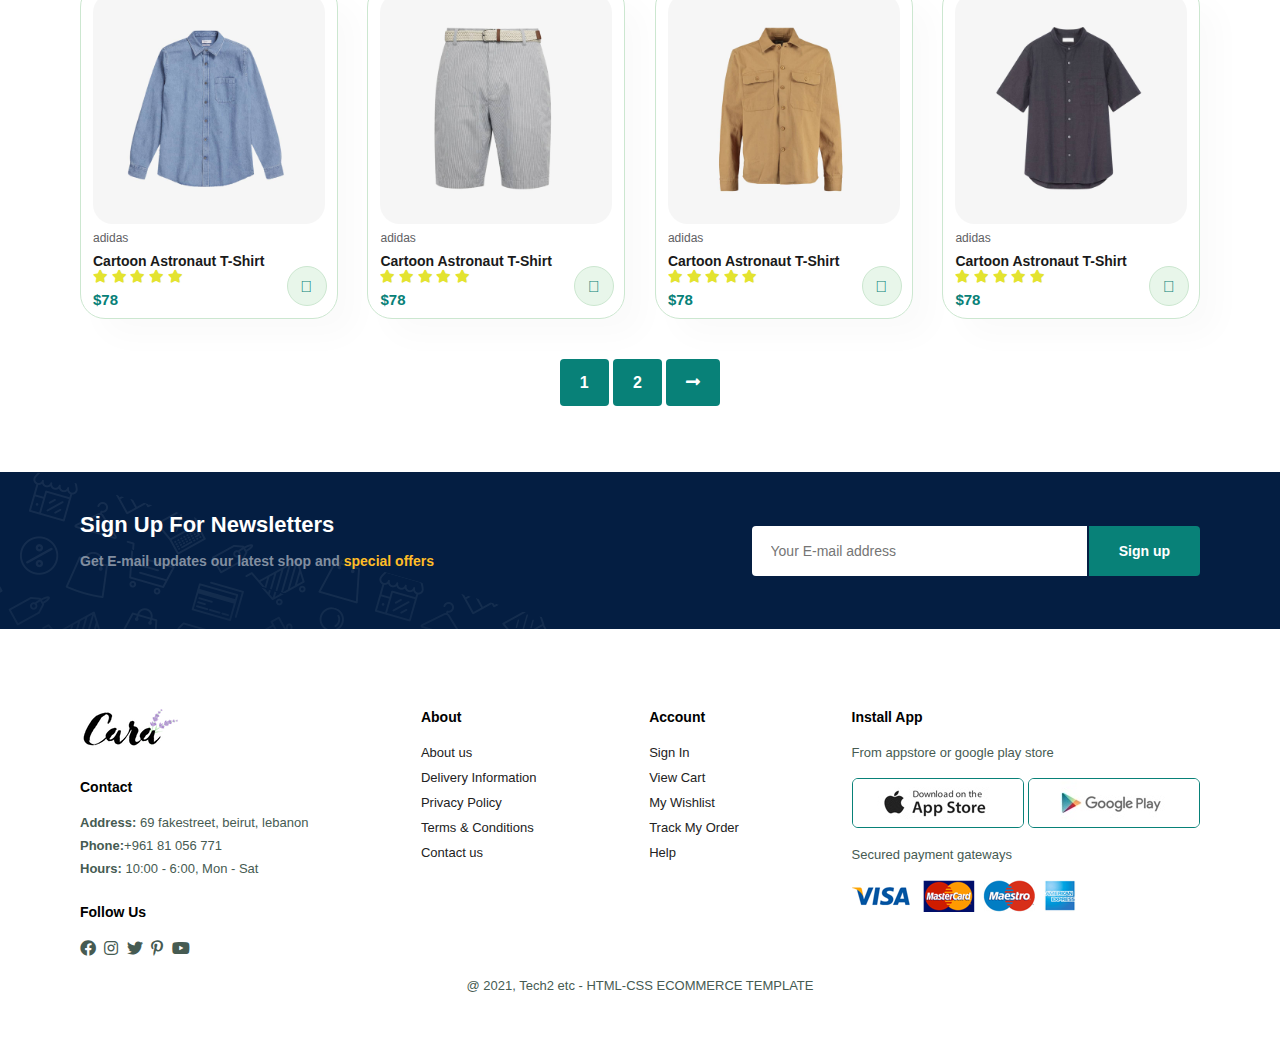
<file: shop.html>
<!DOCTYPE html>
<html lang="en">
<head>
  <meta charset="UTF-8">
  <meta name="viewport" content="width=device-width, initial-scale=1.0">
  <title>Hamza's website</title>
  <link href="https://cdnjs.cloudflare.com/ajax/libs/font-awesome/5.13.0/css/all.min.css" rel="stylesheet"/>
  <link rel="stylesheet" href="style.css">

</head>
<body>

  <section id="header">
    <a href="#"><img src="img/logo.png" class="logo"></a>

    <div>
      <ul id="navbar">
        <li><a href="index.html">Home</a></li>
        <li><a class="active" href="shop.html">shop</a></li>
        <li><a href="blog.html">Blog</a></li>
        <li><a href="about.html">About</a></li>
        <li><a href="contact.html">Contact</a></li>
        <li id="lg-bag"><a href="cart.html"><i class="fas fa-shopping-bag"></i></a></li>
        <a href="#" id = "close"><i class="fas fa-times"></i></a>
      </ul>
    </div>
    <div id="mobile">
      <a href="cart.html"><i class="fas fa-shopping-bag"></i></a>
      <i id="bar" class="fas fa-outdent"></i>
    </div>
  </section>


<section id="page-header">
  <h2>#stayhome</h2>
  <p>Save more with coupons & up to 70% off!</p>
</section>

<section id="product1">
  <div class="pro-container">
    <div class="pro" onclick="window.location.href='sproduct.html';">
      <img src="images/f1.jpg" alt="">
      <div class="des">
        <span>adidas</span>
        <h5>Cartoon Astronaut T-Shirt</h5>
        <div class="star">
          <i class="fas fa-star"></i>
          <i class="fas fa-star"></i>
          <i class="fas fa-star"></i>
          <i class="fas fa-star"></i>
          <i class="fas fa-star"></i>
        </div>
        <h4>$78</h4>
      </div>
      <a href="#"><i class="fal fa-shopping-cart cart"></i></a>
    </div>
    <div class="pro">
      <img src="images/f2.jpg" alt="">
      <div class="des">
        <span>adidas</span>
        <h5>Cartoon Astronaut T-Shirt</h5>
        <div class="star">
          <i class="fas fa-star"></i>
          <i class="fas fa-star"></i>
          <i class="fas fa-star"></i>
          <i class="fas fa-star"></i>
          <i class="fas fa-star"></i>
        </div>
        <h4>$78</h4>
      </div>
      <a href="#"><i class="fal fa-shopping-cart cart"></i></a>
    </div>
    <div class="pro">
      <img src="images/f3.jpg" alt="">
      <div class="des">
        <span>adidas</span>
        <h5>Cartoon Astronaut T-Shirt</h5>
        <div class="star">
          <i class="fas fa-star"></i>
          <i class="fas fa-star"></i>
          <i class="fas fa-star"></i>
          <i class="fas fa-star"></i>
          <i class="fas fa-star"></i>
        </div>
        <h4>$78</h4>
      </div>
      <a href="#"><i class="fal fa-shopping-cart cart"></i></a>
    </div>
    <div class="pro">
      <img src="images/f4.jpg" alt="">
      <div class="des">
        <span>adidas</span>
        <h5>Cartoon Astronaut T-Shirt</h5>
        <div class="star">
          <i class="fas fa-star"></i>
          <i class="fas fa-star"></i>
          <i class="fas fa-star"></i>
          <i class="fas fa-star"></i>
          <i class="fas fa-star"></i>
        </div>
        <h4>$78</h4>
      </div>
      <a href="#"><i class="fal fa-shopping-cart cart"></i></a>
    </div>
    <div class="pro">
      <img src="images/f5.jpg" alt="">
      <div class="des">
        <span>adidas</span>
        <h5>Cartoon Astronaut T-Shirt</h5>
        <div class="star">
          <i class="fas fa-star"></i>
          <i class="fas fa-star"></i>
          <i class="fas fa-star"></i>
          <i class="fas fa-star"></i>
          <i class="fas fa-star"></i>
        </div>
        <h4>$78</h4>
      </div>
      <a href="#"><i class="fal fa-shopping-cart cart"></i></a>
    </div>
    <div class="pro">
      <img src="images/f6.jpg" alt="">
      <div class="des">
        <span>adidas</span>
        <h5>Cartoon Astronaut T-Shirt</h5>
        <div class="star">
          <i class="fas fa-star"></i>
          <i class="fas fa-star"></i>
          <i class="fas fa-star"></i>
          <i class="fas fa-star"></i>
          <i class="fas fa-star"></i>
        </div>
        <h4>$78</h4>
      </div>
      <a href="#"><i class="fal fa-shopping-cart cart"></i></a>
    </div>
    <div class="pro">
      <img src="images/f7.jpg" alt="">
      <div class="des">
        <span>adidas</span>
        <h5>Cartoon Astronaut T-Shirt</h5>
        <div class="star">
          <i class="fas fa-star"></i>
          <i class="fas fa-star"></i>
          <i class="fas fa-star"></i>
          <i class="fas fa-star"></i>
          <i class="fas fa-star"></i>
        </div>
        <h4>$78</h4>
      </div>
      <a href="#"><i class="fal fa-shopping-cart cart"></i></a>
    </div>
    <div class="pro">
      <img src="images/f8.jpg" alt="">
      <div class="des">
        <span>adidas</span>
        <h5>Cartoon Astronaut T-Shirt</h5>
        <div class="star">
          <i class="fas fa-star"></i>
          <i class="fas fa-star"></i>
          <i class="fas fa-star"></i>
          <i class="fas fa-star"></i>
          <i class="fas fa-star"></i>
        </div>
        <h4>$78</h4>
      </div>
      <a href="#"><i class="fal fa-shopping-cart cart"></i></a>
    </div>
    <div class="pro">
      <img src="img/products/n1.jpg"alt="">
      <div class="des">
        <span>adidas</span>
        <h5>Cartoon Astronaut T-Shirt</h5>
        <div class="star">
          <i class="fas fa-star"></i>
          <i class="fas fa-star"></i>
          <i class="fas fa-star"></i>
          <i class="fas fa-star"></i>
          <i class="fas fa-star"></i>
        </div>
        <h4>$78</h4>
      </div>
      <a href="#"><i class="fal fa-shopping-cart cart"></i></a>
    </div>
    <div class="pro">
      <img src="img/products/n2.jpg" alt="">
      <div class="des">
        <span>adidas</span>
        <h5>Cartoon Astronaut T-Shirt</h5>
        <div class="star">
          <i class="fas fa-star"></i>
          <i class="fas fa-star"></i>
          <i class="fas fa-star"></i>
          <i class="fas fa-star"></i>
          <i class="fas fa-star"></i>
        </div>
        <h4>$78</h4>
      </div>
      <a href="#"><i class="fal fa-shopping-cart cart"></i></a>
    </div>
    <div class="pro">
      <img src="img/products/n3.jpg" alt="">
      <div class="des">
        <span>adidas</span>
        <h5>Cartoon Astronaut T-Shirt</h5>
        <div class="star">
          <i class="fas fa-star"></i>
          <i class="fas fa-star"></i>
          <i class="fas fa-star"></i>
          <i class="fas fa-star"></i>
          <i class="fas fa-star"></i>
        </div>
        <h4>$78</h4>
      </div>
      <a href="#"><i class="fal fa-shopping-cart cart"></i></a>
    </div>
    <div class="pro">
      <img src="img/products/n4.jpg" alt="">
      <div class="des">
        <span>adidas</span>
        <h5>Cartoon Astronaut T-Shirt</h5>
        <div class="star">
          <i class="fas fa-star"></i>
          <i class="fas fa-star"></i>
          <i class="fas fa-star"></i>
          <i class="fas fa-star"></i>
          <i class="fas fa-star"></i>
        </div>
        <h4>$78</h4>
      </div>
      <a href="#"><i class="fal fa-shopping-cart cart"></i></a>
    </div>
    <div class="pro">
      <img src="img/products/n5.jpg" alt="">
      <div class="des">
        <span>adidas</span>
        <h5>Cartoon Astronaut T-Shirt</h5>
        <div class="star">
          <i class="fas fa-star"></i>
          <i class="fas fa-star"></i>
          <i class="fas fa-star"></i>
          <i class="fas fa-star"></i>
          <i class="fas fa-star"></i>
        </div>
        <h4>$78</h4>
      </div>
      <a href="#"><i class="fal fa-shopping-cart cart"></i></a>
    </div>
    <div class="pro">
      <img src="img/products/n6.jpg" alt="">
      <div class="des">
        <span>adidas</span>
        <h5>Cartoon Astronaut T-Shirt</h5>
        <div class="star">
          <i class="fas fa-star"></i>
          <i class="fas fa-star"></i>
          <i class="fas fa-star"></i>
          <i class="fas fa-star"></i>
          <i class="fas fa-star"></i>
        </div>
        <h4>$78</h4>
      </div>
      <a href="#"><i class="fal fa-shopping-cart cart"></i></a>
    </div>
    <div class="pro">
      <img src="img/products/n7.jpg" alt="">
      <div class="des">
        <span>adidas</span>
        <h5>Cartoon Astronaut T-Shirt</h5>
        <div class="star">
          <i class="fas fa-star"></i>
          <i class="fas fa-star"></i>
          <i class="fas fa-star"></i>
          <i class="fas fa-star"></i>
          <i class="fas fa-star"></i>
        </div>
        <h4>$78</h4>
      </div>
      <a href="#"><i class="fal fa-shopping-cart cart"></i></a>
    </div>
    <div class="pro">
      <img src="img/products/n8.jpg" alt="">
      <div class="des">
        <span>adidas</span>
        <h5>Cartoon Astronaut T-Shirt</h5>
        <div class="star">
          <i class="fas fa-star"></i>
          <i class="fas fa-star"></i>
          <i class="fas fa-star"></i>
          <i class="fas fa-star"></i>
          <i class="fas fa-star"></i>
        </div>
        <h4>$78</h4>
      </div>
      <a href="#"><i class="fal fa-shopping-cart cart"></i></a>
    </div>
  </div>
</section>

<section id="pagination" class="section-p1">
  <a href="#">1</a>
  <a href="#">2</a>
  <a href="#"><i class="fas fa-long-arrow-alt-right"></i></a>
</section>

<section id="newsletter" class="section-p1 section-m1">
  <div class="newstext">
    <h4>Sign Up For Newsletters</h4>
    <p>Get E-mail updates our latest shop and <span>special offers</span></p> 
  </div>
  <div class="form">
    <input type="text" placeholder="Your E-mail address">
    <button class="normal">Sign up</button>
  </div>
</section>

<footer class="section-p1">
  <div class="col">
    <img class="logo" src="img/logo.png" alt="#">
    <h4>Contact</h4>
    <p><strong>Address: </strong>69 fakestreet, beirut, lebanon</p>
    <p><strong>Phone:</strong>+961 81 056 771</p>
    <p><strong>Hours: </strong>10:00 - 6:00, Mon - Sat</p>
    <div class="follow">
      <h4>Follow Us</h4>
      <div class="icon">
        <i class="fab fa-facebook"></i>
        <i class="fab fa-instagram"></i>
        <i class="fab fa-twitter"></i>
        <i class="fab fa-pinterest-p"></i>
        <i class="fab fa-youtube"></i>
      </div>
    </div>
  </div>

  <div class="col">
    <h4>About</h4>
    <a href="#">About us</a>
    <a href="#">Delivery Information</a>
    <a href="#">Privacy Policy</a>
    <a href="#">Terms & Conditions</a>
    <a href="#">Contact us</a>
  </div>

  <div class="col">
    <h4>Account</h4>
    <a href="#">Sign In</a>
    <a href="#">View Cart</a>
    <a href="#">My Wishlist</a>
    <a href="#">Track My Order</a>
    <a href="#">Help</a>
  </div>

  <div class="col install">
    <h4>Install App</h4>
    <p>From appstore or google play store</p>
    <div class="row">
      <img src="img/pay/app.jpg" alt="">
      <img src="img/pay/play.jpg" alt="">
    </div>
    <p>Secured payment gateways</p>
    <img src="img/pay/pay.png" alt="">
  </div>

  <div class="copyright">
    <p>@ 2021, Tech2 etc - HTML-CSS ECOMMERCE TEMPLATE</p>
  </div>

</footer>

  <script src="script.js" class="section-p1"></script>
</body>

</html>
</file>
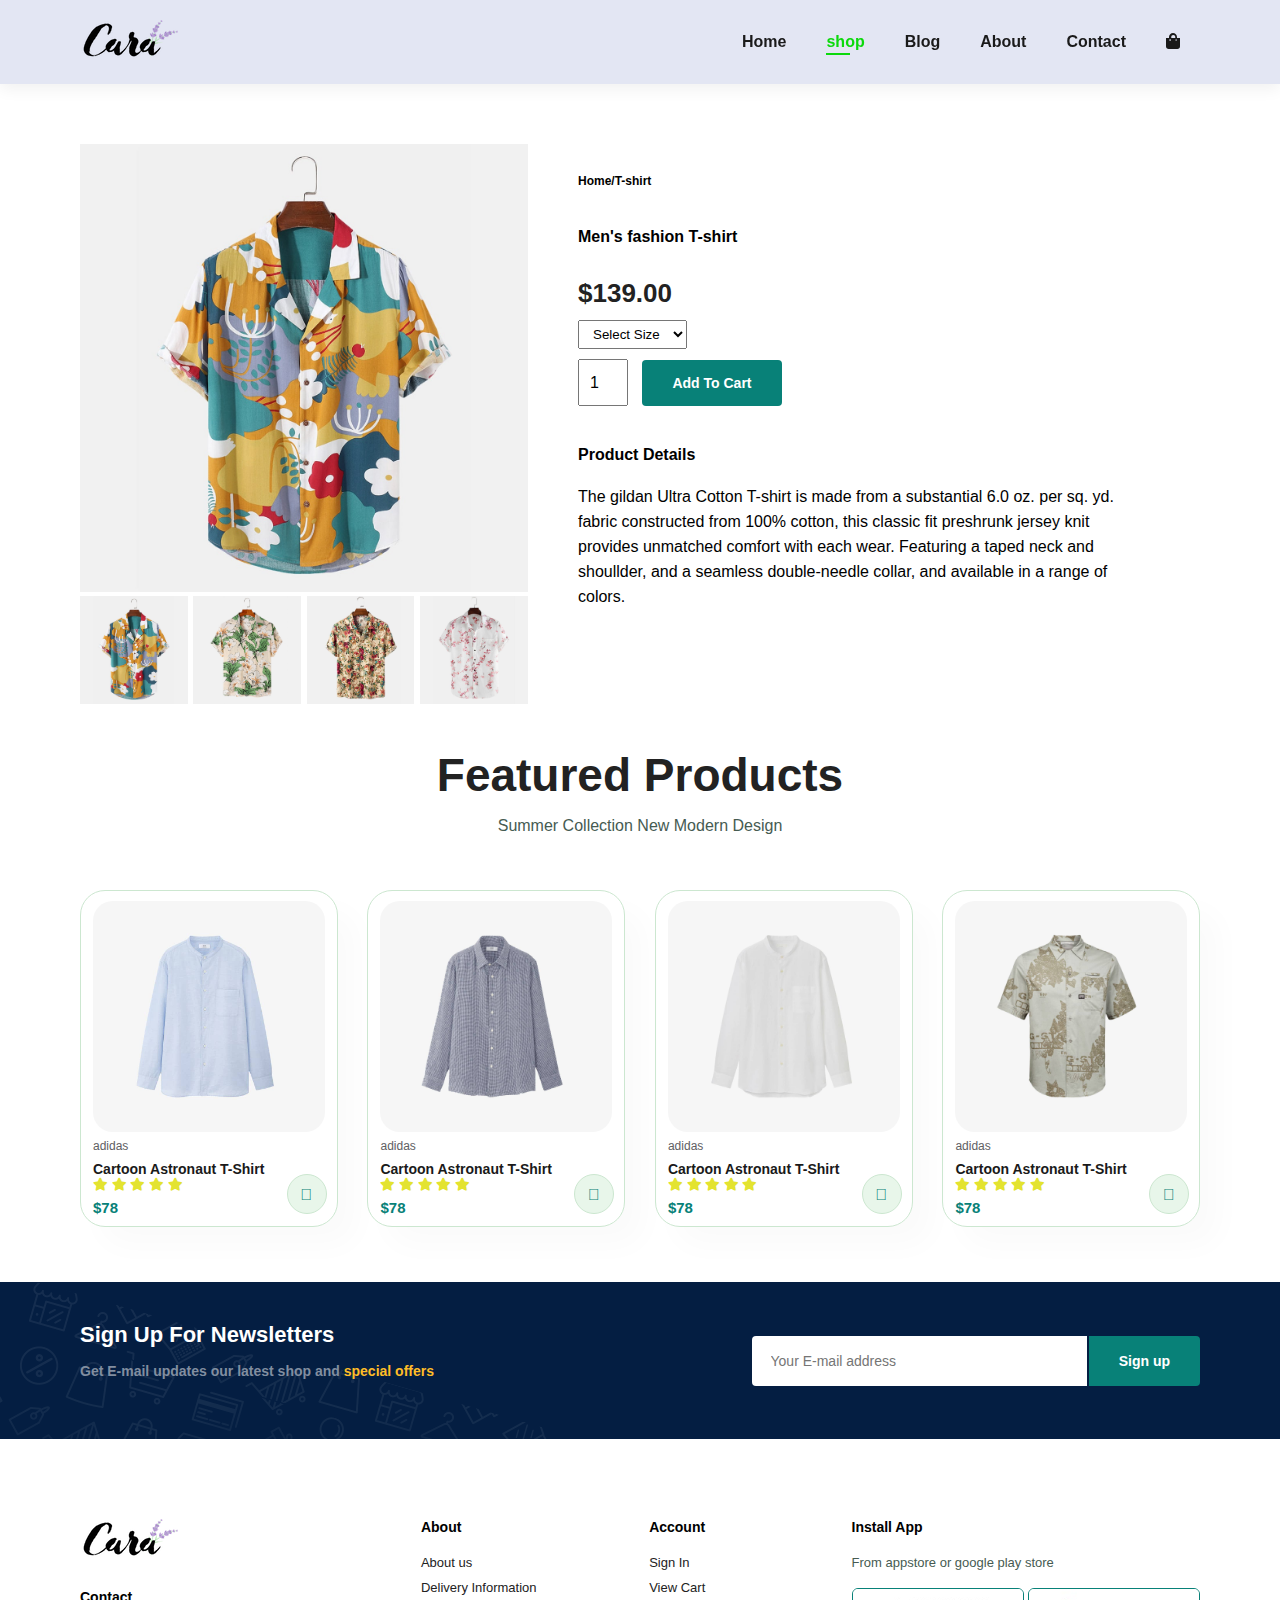
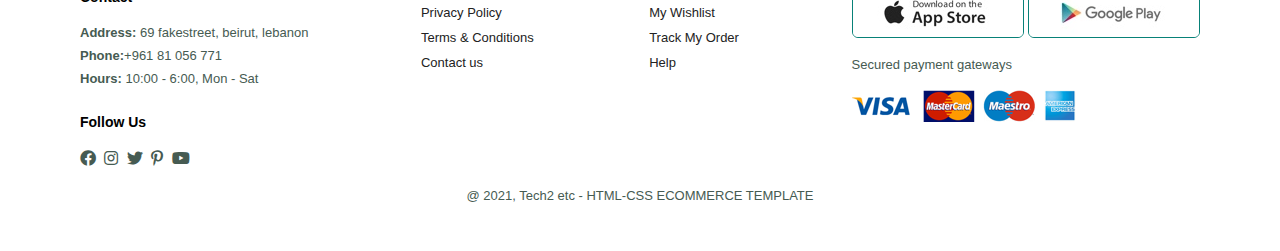
<file: sproduct.html>
<!DOCTYPE html>
<html lang="en">
<head>
  <meta charset="UTF-8">
  <meta name="viewport" content="width=device-width, initial-scale=1.0">
  <title>Hamza's website</title>
  <link href="https://cdnjs.cloudflare.com/ajax/libs/font-awesome/5.13.0/css/all.min.css" rel="stylesheet"/>
  <link rel="stylesheet" href="style.css">

</head>
<body>

  <section id="header">
    <a href="#"><img src="img/logo.png" class="logo"></a>

    <div>
      <ul id="navbar">
        <li><a href="index.html">Home</a></li>
        <li><a class="active" href="shop.html">shop</a></li>
        <li><a href="blog.html">Blog</a></li>
        <li><a href="about.html">About</a></li>
        <li><a href="contact.html">Contact</a></li>
        <li id="lg-bag"><a href="cart.html"><i class="fas fa-shopping-bag"></i></a></li>
        <a href="#" id = "close"><i class="fas fa-times"></i></a>
      </ul>
    </div>
    <div id="mobile">
      <a href="cart.html"><i class="fas fa-shopping-bag"></i></a>
      <i id="bar" class="fas fa-outdent"></i>
    </div>
  </section>
  <section id="prodetails"class="section-p1">
    <div class="single-pro-image">
        <img src="img/products/f1.jpg" width="100%" id="MainImg" alt="">
        <div class="small-image-group">
            <div class="small-image-col">
                <img src="img/products/f1.jpg" width="100%" class="small-img" alt="">
            </div>
            <div class="small-image-col">
                <img src="img/products/f2.jpg" width="100%" class="small-img" alt="">
            </div>
            <div class="small-image-col">
                <img src="img/products/f3.jpg" width="100%" class="small-img" alt="">
            </div>
            <div class="small-image-col">
                <img src="img/products/f4.jpg" width="100%" class="small-img" alt="">
            </div>
        </div>
    </div>
    <div class="single-pro-details">
        <h6>Home/T-shirt</h6>
        <h4>Men's fashion T-shirt</h4>
        <h2>$139.00</h2>
        <select>
            <option>Select Size</option>
            <option>XXL</option>
            <option>XL</option>
            <option>L</option>
            <option>M</option>
            <option>S</option>
        </select>
        <input type="number" value="1">
        <button class="normal">Add To Cart</button>
        <h4>Product Details</h4>
        <span>The gildan Ultra Cotton T-shirt is made from a substantial 6.0 oz. per sq. yd. fabric constructed from 100% cotton,
             this classic fit preshrunk jersey knit provides unmatched comfort with each wear.
             Featuring a taped neck and shoullder, and a seamless double-needle collar, and available in a range of colors.</span>
    </div>
  </section>
  <section id="product1">
    <h2>Featured Products </h2>
    <p>Summer Collection New Modern Design</p>
    <div class="pro-container">
      <div class="pro">
        <img src="img/products/n1.jpg"alt="">
        <div class="des">
          <span>adidas</span>
          <h5>Cartoon Astronaut T-Shirt</h5>
          <div class="star">
            <i class="fas fa-star"></i>
            <i class="fas fa-star"></i>
            <i class="fas fa-star"></i>
            <i class="fas fa-star"></i>
            <i class="fas fa-star"></i>
          </div>
          <h4>$78</h4>
        </div>
        <a href="#"><i class="fal fa-shopping-cart cart"></i></a>
      </div>
      <div class="pro">
        <img src="img/products/n2.jpg" alt="">
        <div class="des">
          <span>adidas</span>
          <h5>Cartoon Astronaut T-Shirt</h5>
          <div class="star">
            <i class="fas fa-star"></i>
            <i class="fas fa-star"></i>
            <i class="fas fa-star"></i>
            <i class="fas fa-star"></i>
            <i class="fas fa-star"></i>
          </div>
          <h4>$78</h4>
        </div>
        <a href="#"><i class="fal fa-shopping-cart cart"></i></a>
      </div>
      <div class="pro">
        <img src="img/products/n3.jpg" alt="">
        <div class="des">
          <span>adidas</span>
          <h5>Cartoon Astronaut T-Shirt</h5>
          <div class="star">
            <i class="fas fa-star"></i>
            <i class="fas fa-star"></i>
            <i class="fas fa-star"></i>
            <i class="fas fa-star"></i>
            <i class="fas fa-star"></i>
          </div>
          <h4>$78</h4>
        </div>
        <a href="#"><i class="fal fa-shopping-cart cart"></i></a>
      </div>
      <div class="pro">
        <img src="img/products/n4.jpg" alt="">
        <div class="des">
          <span>adidas</span>
          <h5>Cartoon Astronaut T-Shirt</h5>
          <div class="star">
            <i class="fas fa-star"></i>
            <i class="fas fa-star"></i>
            <i class="fas fa-star"></i>
            <i class="fas fa-star"></i>
            <i class="fas fa-star"></i>
          </div>
          <h4>$78</h4>
        </div>
        <a href="#"><i class="fal fa-shopping-cart cart"></i></a>
      </div>
    </div>
  </section>

<section id="newsletter" class="section-p1 section-m1">
  <div class="newstext">
    <h4>Sign Up For Newsletters</h4>
    <p>Get E-mail updates our latest shop and <span>special offers</span></p> 
  </div>
  <div class="form">
    <input type="text" placeholder="Your E-mail address">
    <button class="normal">Sign up</button>
  </div>
</section>

<footer class="section-p1">
  <div class="col">
    <img class="logo" src="img/logo.png" alt="#">
    <h4>Contact</h4>
    <p><strong>Address: </strong>69 fakestreet, beirut, lebanon</p>
    <p><strong>Phone:</strong>+961 81 056 771</p>
    <p><strong>Hours: </strong>10:00 - 6:00, Mon - Sat</p>
    <div class="follow">
      <h4>Follow Us</h4>
      <div class="icon">
        <i class="fab fa-facebook"></i>
        <i class="fab fa-instagram"></i>
        <i class="fab fa-twitter"></i>
        <i class="fab fa-pinterest-p"></i>
        <i class="fab fa-youtube"></i>
      </div>
    </div>
  </div>

  <div class="col">
    <h4>About</h4>
    <a href="#">About us</a>
    <a href="#">Delivery Information</a>
    <a href="#">Privacy Policy</a>
    <a href="#">Terms & Conditions</a>
    <a href="#">Contact us</a>
  </div>

  <div class="col">
    <h4>Account</h4>
    <a href="#">Sign In</a>
    <a href="#">View Cart</a>
    <a href="#">My Wishlist</a>
    <a href="#">Track My Order</a>
    <a href="#">Help</a>
  </div>

  <div class="col install">
    <h4>Install App</h4>
    <p>From appstore or google play store</p>
    <div class="row">
      <img src="img/pay/app.jpg" alt="">
      <img src="img/pay/play.jpg" alt="">
    </div>
    <p>Secured payment gateways</p>
    <img src="img/pay/pay.png" alt="">
  </div>

  <div class="copyright">
    <p>@ 2021, Tech2 etc - HTML-CSS ECOMMERCE TEMPLATE</p>
  </div>

</footer>
<script>
  var MainImg = document.getElementById("MainImg");
  var smallimg = document.getElementsByClassName('small-img');

  smallimg[0].onclick = function(){
    MainImg.src = smallimg[0].src;
  }
  smallimg[1].onclick = function(){
    MainImg.src = smallimg[1].src;
  }
  smallimg[2].onclick = function(){
    MainImg.src = smallimg[2].src;
  }
  smallimg[3].onclick = function(){
    MainImg.src = smallimg[3].src;
  }
</script>

  <script src="script.js" class="section-p1"></script>
</body>

</html>
</file>
<file: style.css>
*{
    margin: 0;
    padding: 0;
    box-sizing: border-box;
    font-family: 'Spartan', sans-serif;
}

h1 {
    font-size: 50px;
    line-height: 64px;
    color: #222;
}

h2 {
    font-size: 46px;
    line-height: 54px;
    color: #222;
}

h3 {
    font-size: 20px;
    color: #222;
}

h6{
    font-weight: 700;
    font-size: 12px;
}
p {
    font-size: 16px;
    color: #465b52;
    margin: 15px 0 20px 0;
}

.section-p1 {
    padding: 40px 80px;
}

.section-m1 {
    margin: 40px 0;
}
button.normal{
    font-size: 14px;
    font-weight: 600;
    padding:15px 30px;
    color:black;
    background-color: white;
    border-radius: 4px;
    cursor: pointer;
    border:none;
    outline:none;
    transition:0.2s;
}
button.white{
    font-size: 13px;
    font-weight: 600;
    padding:11px 18px;
    color:white;
    background-color: transparent;
    cursor: pointer;
    border:1px solid white;
    outline:none;
    transition:0.2s;
}

body {
    width: 100%;
}

#header {
    display: flex;
    align-items: center;
    justify-content: space-between;
    padding: 20px 80px;
    background: #E3E6F3;
    box-shadow: 0 5px 15px rgba(0, 0, 0, 0.06);
    z-index: 999;
    position: sticky;
    top: 0;
    left: 0;
}

#navbar {
    display: flex;
    align-items: center;
    justify-content: center;
}

#navbar li{
    list-style: none;
    padding: 0px 20px;
    position: relative;
}
#navbar li a{
    text-decoration: none;
    font-size: 16px;
    font-weight: 600;
    color: #1a1a1a;
    transition: 0.3s ease;
}

#navbar li a:hover,
#navbar li a.active {
    color:rgb(12, 217, 12);
}
#navbar li a.active::after,
#navbar li a:hover::after{
    content: "";
    width: 30%;
    height: 2px;
    background-color: rgb(12, 217, 12);
    position: absolute;
    bottom: -4px;
    left: 20px;
}

#mobile{
    display: none;
    align-items: center;
}
#close{
    display: none;
}

#hero {
    background-image: url("images/hero4.png");
    height: 90vh;
    width: 100%;
    background-size:cover;
    background-position: top 25% right 0;
    padding: 0 80px;
    display: flex;
    flex-direction: column;
    align-items: flex-start;
    justify-content:center;

}
#hero h4{
    padding-bottom: 15px;
}
#hero h1{
    color:rgb(10, 163, 143);
}
#hero button{
    background-image: url("images/button.png");
    background-color: transparent;
    color: #088178;
    border: 0;
    padding: 14px 80px 14px 65px;
    cursor: pointer;
    background-repeat: no-repeat;
    font-weight: 700;
    font-size: 15px;
}
#feature{
    display: flex;
    align-items: center;
    justify-content: space-between;
    flex-wrap: wrap;
}

#feature .fe-box{
    width: 180px;
    text-align: center;
    padding: 25px 15px;
    box-shadow: 20px 20px 34px rgba(0, 0, 0, 0.03);
    border: 1px solid #cce7d0;
    border-radius: p4x;
    margin: 15px 0;
}
#feature .fe-box:hover{
    box-shadow: 10px 10px 54px rgba(70, 60, 220, 0.1);

}
#feature .fe-box img{
    width:100%;
    margin-bottom: 10px;
}

#feature .fe-box h6{
    display: inline-block;
    padding:9px 6px 9px 6px;
    line-height: 1px;
    border-radius: 4px;
    color: #088178;
    background-color: #fddde4;

}
#feature .fe-box:nth-child(2) h6{
    background-color: #cdebbc;
}
#feature .fe-box:nth-child(3) h6{
    background-color: #d1e8f2;
}
#feature .fe-box:nth-child(4) h6{
    background-color: #cdd4f8;
}
#feature .fe-box:nth-child(5) h6{
    background-color: #f6dbf6;
}
#feature .fe-box:nth-child(6) h6{
    background-color: #fff2e5;
}
#product1{
    text-align: center;
    margin-left:80px;
    margin-right: 80px;
}
#product1 .pro-container{
    display: flex;
    padding-top: 20px;
    justify-content: space-between;
    flex-wrap: wrap;
}

#product1 .pro{
    width: 23%;
    min-width: 250px;
    padding: 10px 12px;
    border:1px solid #cce7d0;
    cursor: pointer;
    border-radius: 25px;
    box-shadow: 20px 20px 30px rgba(0, 0, 0, 0.02);
    margin: 15px 0;
    transition: 0.2s ease;
    position: relative;
}
#product1 .pro:hover{
    box-shadow: 20px 20px 30px rgba(0, 0, 0, 0.07);
    
}
#product1 .pro img{
    width: 100%;
    border-radius: 20px;
}
#product1 .pro .des{
    text-align:start;
    padding: 0px 0;

}
#product1 .pro .des span{
    color: #606063;
    font-size: 12px;
}
#product1 .pro .des h5{
    padding-top: 7px;
    color:#1a1a1a;
    font-size: 14px;

}
#product1 .pro .star{
    font-size: 13px;
    color:rgb(227, 227, 48);
}

#product1 .pro .des h4{
    padding-top: 7px;
    font-size: 15px;
    font-weight: 700;
    color:#088178;
}
#product1 .pro .cart{
    width: 40px;
    height: 40px;
    line-height: 40px;
    border-radius: 50px;
    background-color: #e8f6ea;
    font-weight: 500;
    color:#088178;
    border: 1px solid #cce7d0;
    position: absolute;
    bottom:12px;
    right: 10px;
}

#banner{
    display: flex;
    flex-direction: column;
    align-items: center;
    text-align: center;
    justify-content: center;
    background-image: url("img/banner/b2.jpg");
    width:100%;
    height: 40vh;
    background-size:cover;
    background-position: center;
}
#banner h4{
    color: white;
    font-size:16px;

}
#banner h2{
    color:white;
    font-size: 30px;
    padding: 10px 0;
}
#banner h2 span{
    color:#ef3636;
}
#banner button:hover{
    background: #088178;
    color:white;
}
#sm-banner{
    display: flex;
    justify-content: space-between;
    flex-wrap: wrap;
}
#sm-banner .banner-box{
    display: flex;
    flex-direction: column;
    align-items: flex-start;
    justify-content: center;
    background-image: url("img/banner/b17.jpg");
    min-width:650px;
    height: 50vh;
    background-size:cover;
    background-position: center;
    padding: 30px;
}
#sm-banner .banner-box2{
    background-image: url("img/banner/b10.jpg");
}

#sm-banner h4{
    color:#fff;
    font-size: 20px;
    font-weight: 300;
}
#sm-banner h2{
    color:white;
    font-size:28px;
    font-weight: 800;
}
#sm-banner span{
    color:white;
    font-size: 14px;;
    font-weight: 500;
    padding-bottom: 15px;
}
#sm-banner .banner-box:hover button{
    background-color: #088178;
    border: 1px solid beige;
}
#banner3{
    display: flex;
    justify-content: space-between;
    flex-wrap: wrap;
    padding: 0 80px;
}
#banner3 .banner-box{
    display: flex;
    flex-direction: column;
    align-items: flex-start;
    justify-content: center;
    background-image: url("img/banner/b7.jpg");
    min-width:30%;
    height: 30vh;
    background-size:cover;
    background-position: center;
    padding: 30px;
    margin-bottom:20px;
}

#banner3 .banner-box2{
    background-image: url("img/banner/b4.jpg");
}

#banner3 .banner-box3{
    background-image: url("img/banner/b18.jpg");
}

#banner3 h2{
    color:white;
    font-weight: 900;
    font-size: 22px;
}
#banner3 h3{
    color:#ec544e;
    font-weight: 800;
    font-size: 15px;
}

#newsletter{
    display:flex;
    justify-content: space-between;
    flex-wrap: wrap;
    align-items: center;
    background-image: url("img/banner/b14.png");
    background-repeat: no-repeat;
    background-color: #041e42;
}

#newsletter .form{
    display: flex;
    width: 40%;
}

#newsletter h4{
   font-size: 22px;
   color:white;
   font-weight: 700;
}
#newsletter p{
    font-size: 14px;
    color:#818ea0;
    font-weight: 600;
 }
 #newsletter p span{
    color:#ffbd27;
 }
 #newsletter input{
    height: 3.125rem;
    padding: 0 1.25em;
    outline: none;
    border: 1px solid transparent;
    width: 100%;
    border-radius: 4px;
    font-size: 14px;
    border-top-right-radius: 0;
    border-bottom-right-radius: 0;
 }
 #newsletter button{
    background-color: #088178;
    color: white;
    margin-left: 2px;
    white-space: nowrap;
    border-top-left-radius: 0;
    border-bottom-left-radius: 0;
 }
 footer{
    display: flex;
    flex-wrap: wrap;
    justify-content: space-between;
 }

 footer .col{
    display: flex;
    flex-direction: column;
    align-items: flex-start;
    margin-bottom: 20px;
 }
 footer .logo{
    margin-bottom: 30px;
 }

 footer h4{
    font-size: 14px;
    padding-bottom: 20px;
 }
 footer p{
    font-size: 13px;
    margin: 0 0 8px 0;
 }
 footer a{
    font-size: 13px;
    color: #222;
    text-decoration: none;
    margin-bottom: 10px;
 }

 footer .follow{
    margin-top: 20px;
 }
 footer .follow i{
    color: #465b52;
    padding-right: 4px;
    cursor: pointer;
 }

 footer .install .row img{
    border: 1px solid #088178;
    border-radius: 6px;
 }

 footer .install img{
    margin: 10px 0 15px 0;
 }

 footer .follow i:hover,
 footer a:hover{
    color:#088178;
 }

 footer .copyright{
    width: 100%;
    text-align: center;
 }

 #page-header{
    background-image: url('img/banner/b1.jpg');
    display: flex;
    align-items: center;
    text-align: center;
    justify-content: center;
    width:100%;
    background-size: cover;
    flex-direction: column;
    padding: 14px;
    height: 40vh;
 }

 #page-header h2,
 #page-header p{
    color: white;
 }

 #pagination {
    text-align: center;
 }

 #pagination a{
    text-decoration: none;
    background-color:#088178;
    padding: 15px 20px;
    color:white;
    font-weight: 600;
    border-radius: 4px;
 }
 #pagination a i{
    font-weight: 600;
    font-size: 16px;
 }

 #prodetails{
    display: flex;
    margin-top: 20px;
 }

 #prodetails .single-pro-image{
    width: 40%;
    margin-right: 50px;
 }
#prodetails .single-pro-details{
    width: 50%;
}

 .small-image-group{
    display: flex;
    justify-content: space-between;
 }
 .small-image-col{
    flex-basis: 24%;
    cursor: pointer;
 }
 #prodetails .single-pro-details{
    width:50%;
    padding-top: 30px;
 }

 #prodetails .single-pro-details h4{
    padding: 40px 0 20px 0;
 }

 #prodetails .single-pro-details h2{
    font-size: 26px;
 }

 #prodetails .single-pro-details select{
    padding: 5px 10px;
    margin-bottom: 10px;
    display: block;
 }

 #prodetails .single-pro-details input{
    width: 50px;
    height: 47px;
    padding-left: 10px;
    font-size: 16px;
    margin-right: 10px;
 }

 #prodetails .single-pro-details input:focus{
    outline: none;
 }

 #prodetails .single-pro-details button{
    background: #088178;
    color: white;
 }
 #prodetails .single-pro-details button:hover{
    background: white;
    color: #088178;
    border: 1px solid #088178;
 }

 #prodetails .single-pro-details span{
    line-height: 25px;
 }

#page-header.blog-header{
    background-image: url('img/banner/b19.jpg');
}

#blog{
    padding: 150px 150px 0 150px;

}
#blog .blog-box{
    display: flex;
    align-items: center;
    width: 100%;
    position: relative;
    padding-bottom: 90px;
}
#blog .blog-img{
    width: 50%;
    margin-right: 40px;
}

#blog img{
    width: 100%;
    height: 300px;
    object-fit: cover;
}
#blog .blog-details{
    width: 50%;
}
#blog .blog-details a{
    text-decoration: none;
    font-size: 11px;
    color: black;
    font-weight: 700;
    position: relative;
}
#blog .blog-details a::after{
    content:"";
    width: 50px;
    height: 1px;
    background-color: black;
    position: absolute;
    top: 4px;
    right: -60px;
    transition: 0.2s;
}
#blog .blog-details a:hover{
    color:#088178;
    cursor: pointer;
}
#blog .blog-details a:hover::after{
    background-color: #088178;
}
#blog .blog-box h1{
    position: absolute;
    top: -40px;
    left: 0;
    font-size: 70px;
    font-weight: 700;
    color:#c9cbce;
    z-index: -9;
}

#page-header.about-header{
    background-image: url("img/about/banner.png");
}
 
#about-head{
    display: flex;
    align-items: center;
}

#about-head img{
    width: 50%;
    height:auto;
}

#about-head div{
    padding-left: 40px;
}

#about-app {
    text-align: center;
}
#about-app .video{
    width: 70%;
    height: 100%;
    margin: 30px auto 0 auto;
}
#about-app .video video{
    width: 100%;
    height:100%;
    border-radius: 20px;
}
#about-app a{
    text-decoration: none;
    color: black;
}

#contact-details{
    display: flex;
    align-items: center;
    justify-content: space-between;
}
#contact-details .details{
    width: 40%;
}

#contact-details .details span,
#form-dtails form span{
    font-size: 12px;
}

#contact-details .details h2,
#form-details form h2{
    font-size: 26px;
    line-height: 35px;
    padding: 20px 0;
}
#contact-details .details h3{
    font-size: 16px;
    padding-bottom: 15px;
}

#contact-details .details li{
    list-style: none;
    display: flex;
    padding: 10px 0;
}
#contact-details .details i{
    font-size: 14px;
    padding-right: 22px;
}
#contact-details .details p{
    margin: 0;
    font-size: 14px;
}

#contact-details .map{
    width: 55%;
    height: 400px;
}

#contact-details .map iframe{
    width: 100%;
    height: 100%;
}

#form-details{
    display: flex;
    justify-content: space-between;
    margin: 30px;
    padding: 80px;
    border: 1px black solid;
}

#form-details form{
    width: 65%;
    display: flex;
    flex-direction: column;
    align-items: flex-start;
}

#form-details form input,
#form-details form textarea{
    width: 100%;
    padding: 12px 15px;
    outline: none;
    margin-bottom: 20px;
    border: 1px solid #e1e1e1;
}
#form-details form button{
    background-color:#088178;
    color: white;
}

#form-details .people div{
    padding-bottom: 25px;
    display: flex;
    align-items: flex-start;
}

#form-details .people div img{
    width: 65px;
    height: 65px;
    object-fit: cover;
    margin-right: 15px;
}

#form-details .people div p{
    margin: 0;
    font-size: 13px;
    line-height: 25px;
}

#form-details .people div p span{
    display: block;
    font-size: 16px;
    font-weight: 600;
    color: black;
}
#cart{
    overflow-x: auto;
}

#cart table{
    width: 100%;
    border-collapse: collapse;
    table-layout: fixed;
    white-space: nowrap;
}
#cart table img{
    width: 70px;
}
#cart table td:nth-child(1){
    width: 100px;
    text-align: center;
}
#cart table td:nth-child(2){
    width: 150px;
    text-align: center;
}
#cart table td:nth-child(3){
    width: 250px;
    text-align: center;
}
#cart table td:nth-child(4){
    width: 150px;
    text-align: center;
}
#cart table td:nth-child(5),
#cart table td:nth-child(6){
    width: 150px;
    text-align: center;
}
#cart table td:nth-child(5) input{
    width: 70px;
    padding: 10px 5px 10px 15px;
}

#cart table thead{
    border: #c9cbce 1px solid;
    border-right: none;
    border-left: none;
}
#cart table thead td{
    padding: 18px 0;
    font-weight: 700;
    text-transform: uppercase;
    font-size: 13px;
}

#cart table tbody td{
    font-size: 13px;
}
#cart tbody tr td{
    padding-top: 15px;
}
#cart-add{
    display: flex;
    flex-wrap: wrap;
    justify-content: space-between;
}
#coupon{
    width: 50%;
    margin-bottom: 30px;
}
#coupon h3,
#subtotal h3{
    padding-bottom: 15px;
}
#coupon input{
    padding: 10px 20px;
    outline: none;
    width: 60%;
    margin-right: 10px;
    border: 1px solid #e2e9e1;
}
#coupon button,
#subtotal button{
    background-color: #088178;
    color: white;
    padding: 12px 20px;
}
#subtotal{
    width: 50%;
    margin-bottom: 30px;
    border: 1px solid #e2e9e1;
    padding: 30px;
}

#subtotal table{
    border-collapse: collapse;
    width: 100%;
    margin-bottom: 20px;
}


#subtotal table td{
    width: 50%;
    border: 1px solid #e2e9e1;
    padding: 10px;
    font-size: 13px;
}




 @media (max-width: 799px){
    .section-p1{
        padding: 40px 40px;
    }
    #navbar {
        display: flex;
        flex-direction: column;
        align-items: flex-start;
        justify-content: flex-start;
        position:fixed;
        top: 0;
        right: -300px;
        height: 100vh;
        width: 200px;
        background-color: #E3E6F3;
        box-shadow: 0 40px 60px rgba(0, 0, 0, 0.1);
        padding: 88px 0 0 10px;
        transition: 0.3s;
    }
    #navbar.active{
        right: 0px;
    }
    #navbar li{
        margin-bottom:25px ;
    }
    #mobile{
        display: flex;
        align-items: center;
    }
    #mobile i{
        padding-left: 20px;
        color:#1a1a1a;
        font-size: 24px;
    }

    #close {
        display: initial;
        position: absolute;
        top: 30px;
        left: 30px;
        color:#222;
        font-size: 24px;
    }

    #lg-bag{
        display: none;
    }
    #hero{
        height: 70vh;
        padding: 0 80px;
        background-position: top 30% right 30%;
    }
    #feature{
        justify-content: center;
    }
    #feature .fe-box{
        margin: 15px 15px;
    }
    #product1 .pro-container{
        justify-content: center;
    }
    #product1 .pro{
        margin: 15px;
    }
    #banner{
        height: 20vh;
    }
    #sm-banner .banner-box{
        min-width: 100%;
        height: 30vh;
    }
    #banner3{
        padding: 0 40px;
    }
    #banner3 .banner-box{
        width: 30%;
    }

    #about-head {
        flex-direction: column;
    }
    #about-head img {
        width: 100%;
        margin-bottom: 20px;  
    }
    #about-app .video video {
        width: 100%;
        border-radius: 20px;
    }

    #newsletter {
        display: flex;
        flex-direction: column;
        align-items:flex-start;
    }
    #form-details{
        padding: 40px;
    }
    #form-details form{
        width: 50%;
    }

 }

 @media (max-width: 477px){
    .section-p1{
        padding: 20px;
    } 
    #mobile i {
       font-size: 18px;
    }
    #navbar{
        width: 150px
    }
    #close {
        font-size: 18px;
    }
    #header {
        padding: 10px 30px;
    }
    h1{
        font-size: 38px;
    }
    h2{
        font-size:32px;
    }
    #hero{
        padding: 0 20px;
        background-position: 55%;
    }
    #feature {
        justify-content: space-between;
    }
    #feature .fe-box{
        width: 155px;
        margin: 0 0 15px 0;
    }
    #product1 .pro{
        width: 100%;
    }
    #banner{
        height: 40vh;
    }
    #sm-banner .banner-box{
        height: 40vh;
    }
    #sm-banner .banner-box2 {
        margin-top: 20px;
    }
    #banner3{
        padding: 0 20px;
    }
    #banner3 .banner-box{
        width: 100%;
    }
    #newsletter .form{
        width: 100%;
    }
    #newsletter{
        padding: 40px 20px;
    }

    footer .copyright{
        text-align: start;
    }
    #prodetails {
        display: flex;
        flex-direction: column;
    }
    #prodetails .single-pro-image{
        width: 100%;
        margin-right:0px ;
    }
    #prodetails .single-pro-details{
        width: 100%;
    }

    #blog{
        padding: 100px 20px 0 20px;
    }

    #blog .blog-box{
        display: flex;
        flex-direction:column ;
        align-items: flex-start;
    }
    #blog .blog-img{
        width:100%;
        margin-right: 0;
        margin-bottom: 30px;
    }
    #blog .blog-details{
        width: 100%;
    }

    #about-head{
        flex-direction: column;
    }
    #about-head img{
        width:100%;
        margin-bottom: 20px;
    }
    #about-head div{
        padding-left: 0px;
    }
    #about-app .video{
        width:100%;
    }

    #contact-details{
        flex-direction: column;
    }
    #contact-details .details{
        width: 100%;
        margin-bottom: 30px;
    }
    #contact-details .map{
        width: 100%;
    }

    #form-details{
        margin: 10px;
        padding: 30px 10px;
        flex-wrap: wrap;
    }
    #form-details form{
        width: 100%;
        margin-bottom: 30px;
    }

    #cart-add{
        flex-direction: column;
    }
    #coupon{
        width: 100%;
    }
    #subtotal{
        width: 100%;
        padding: 20px;
    }

 }
</file>
